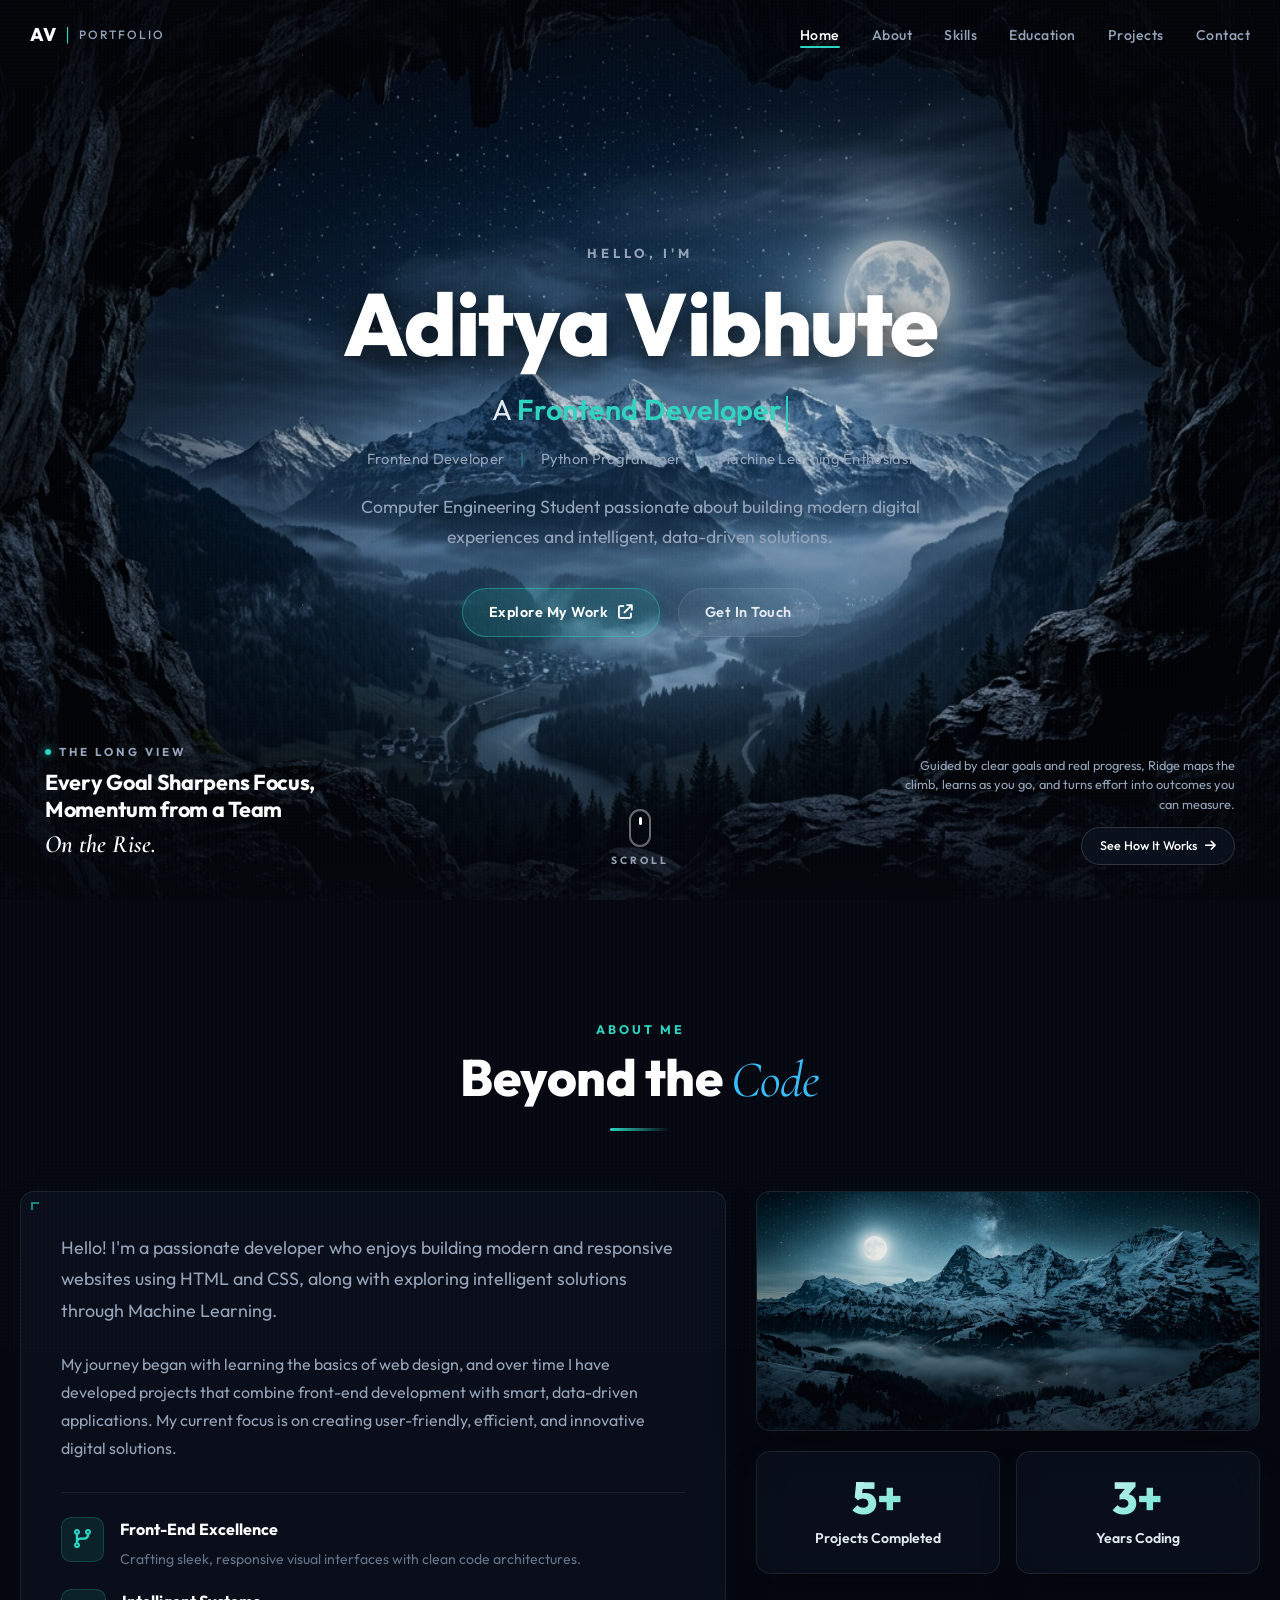
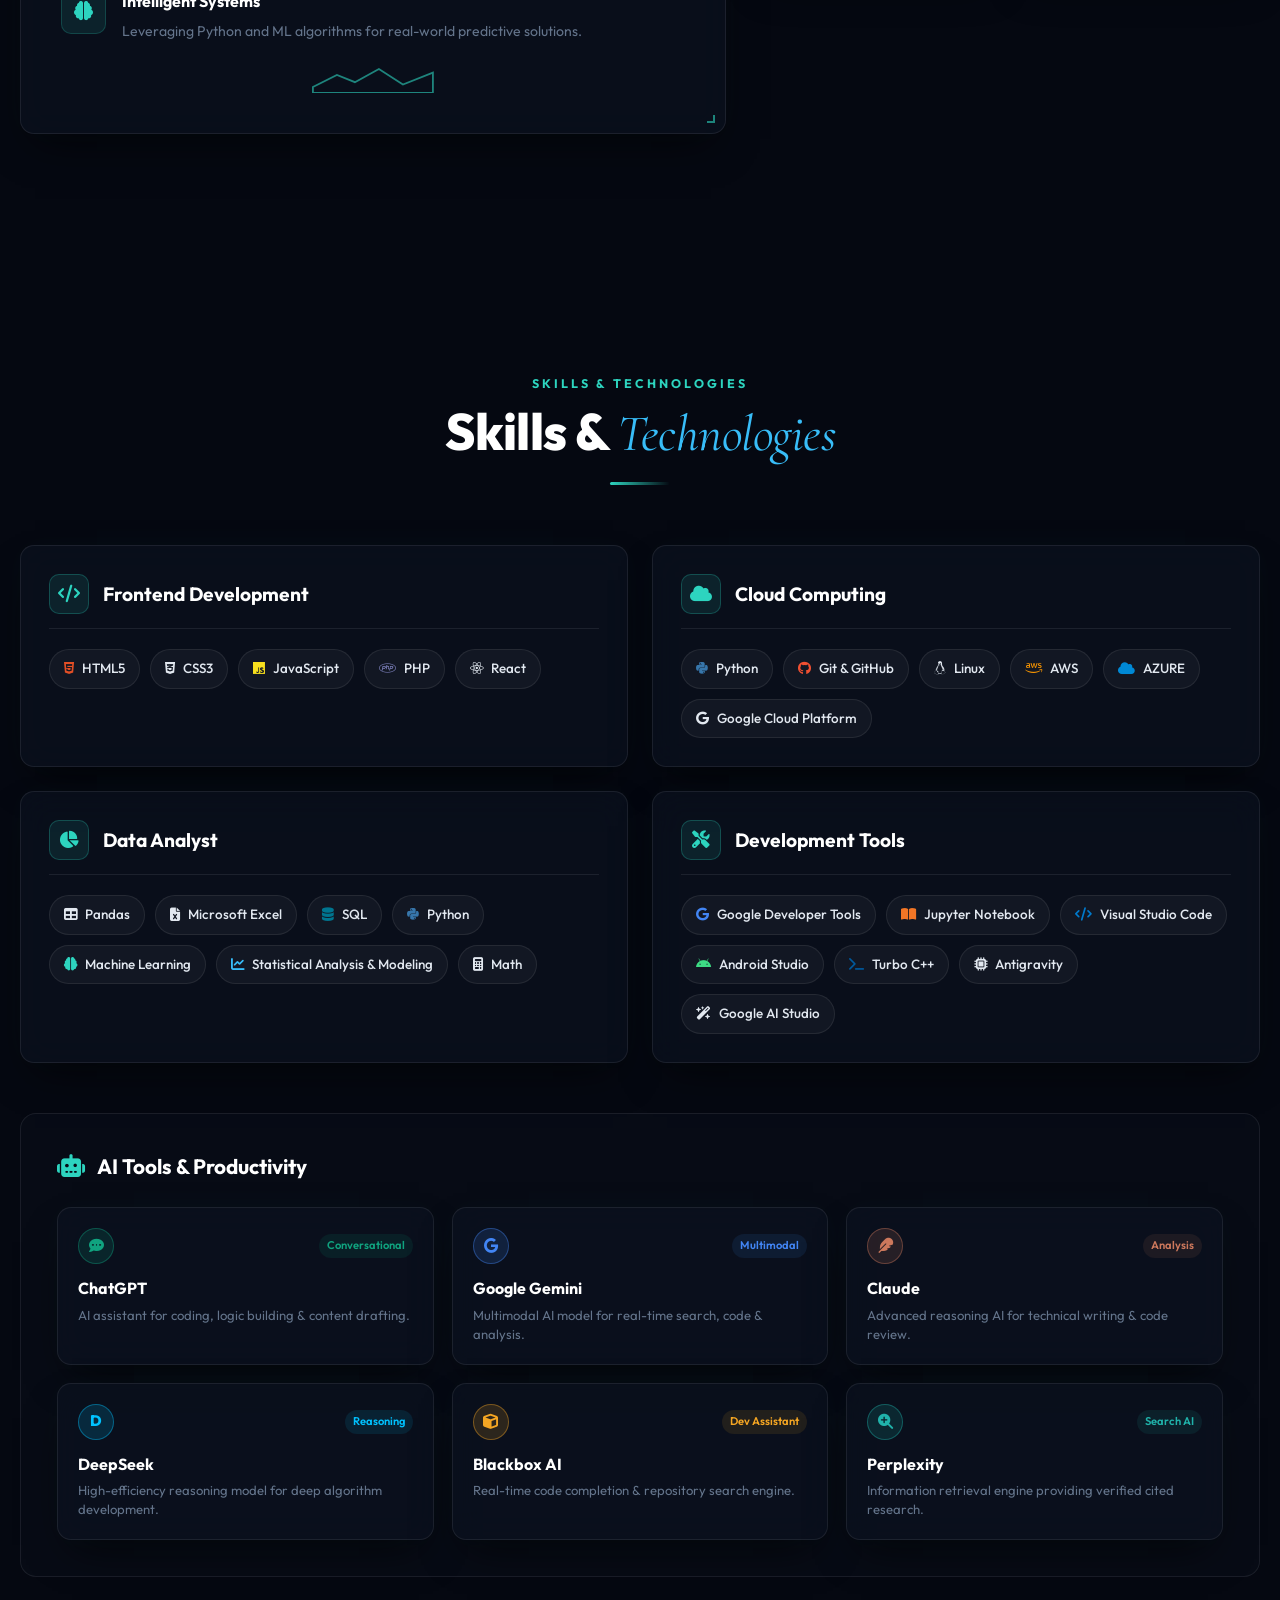
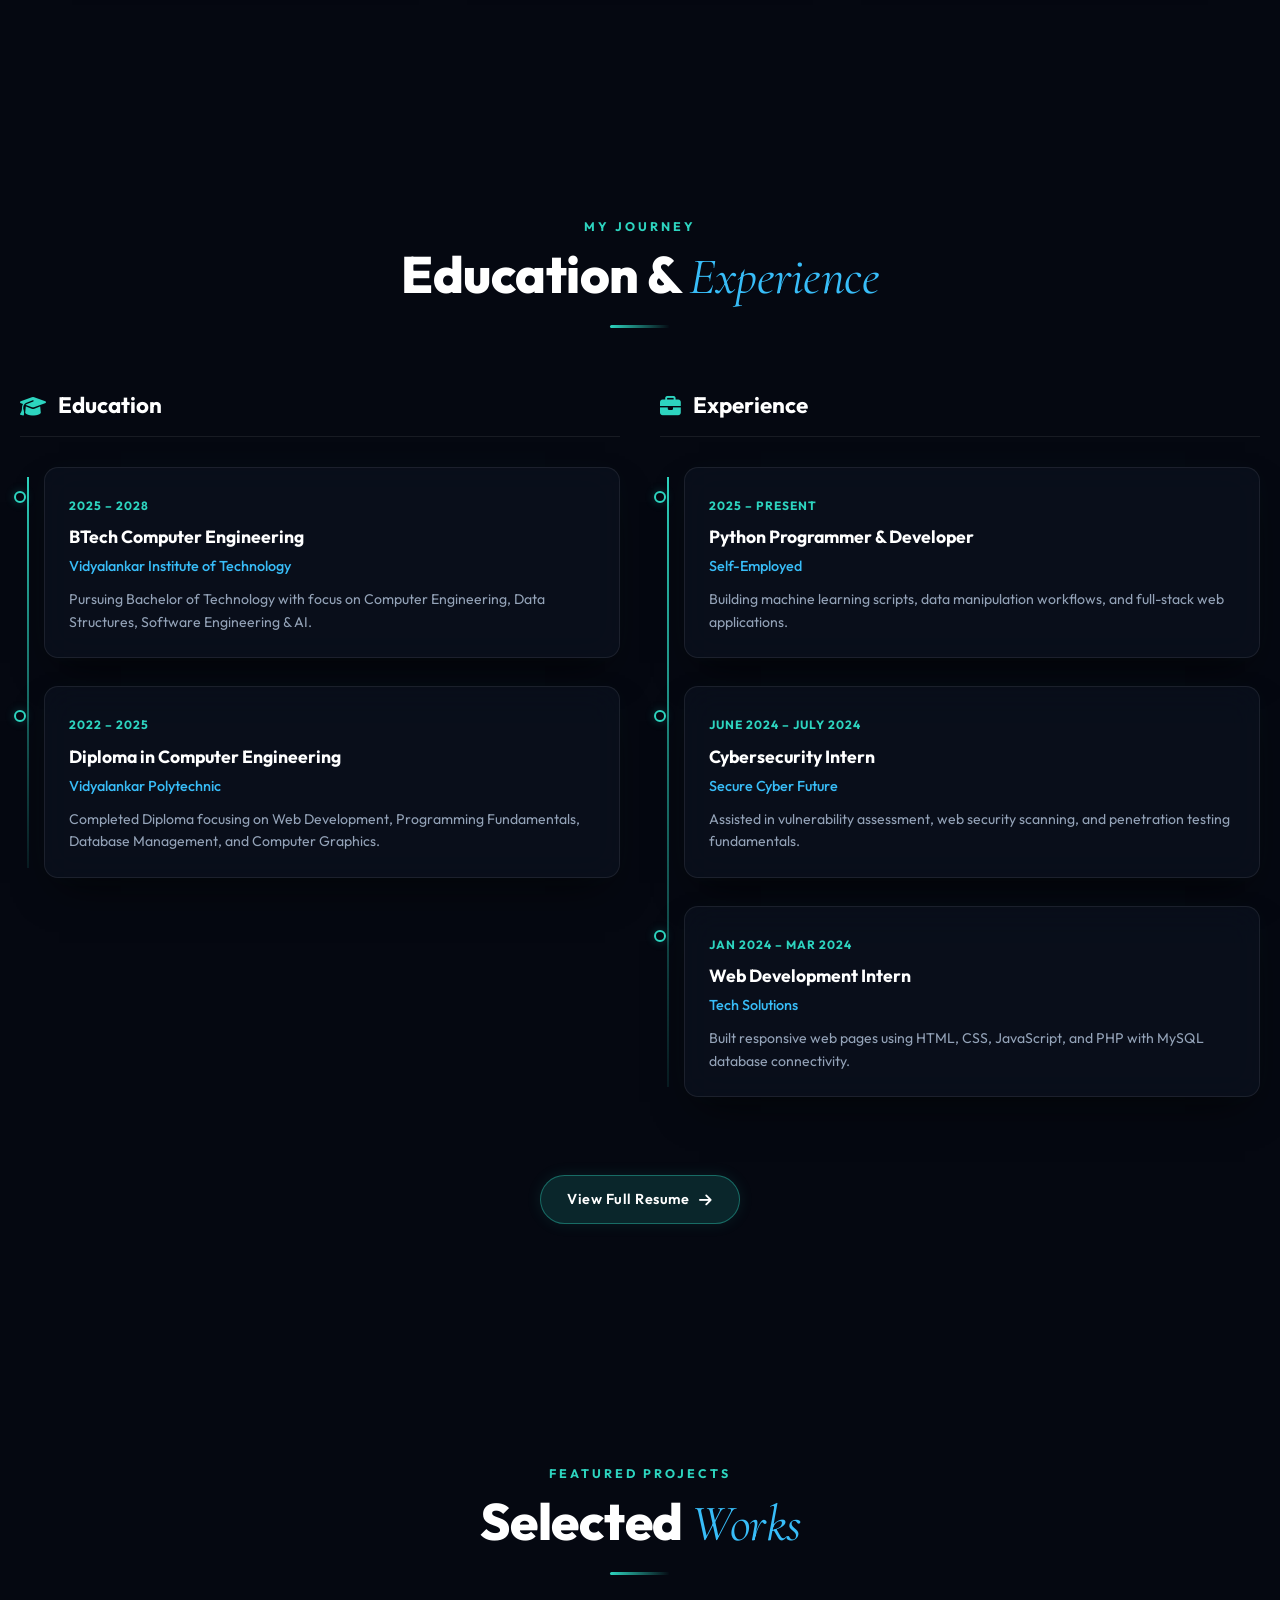
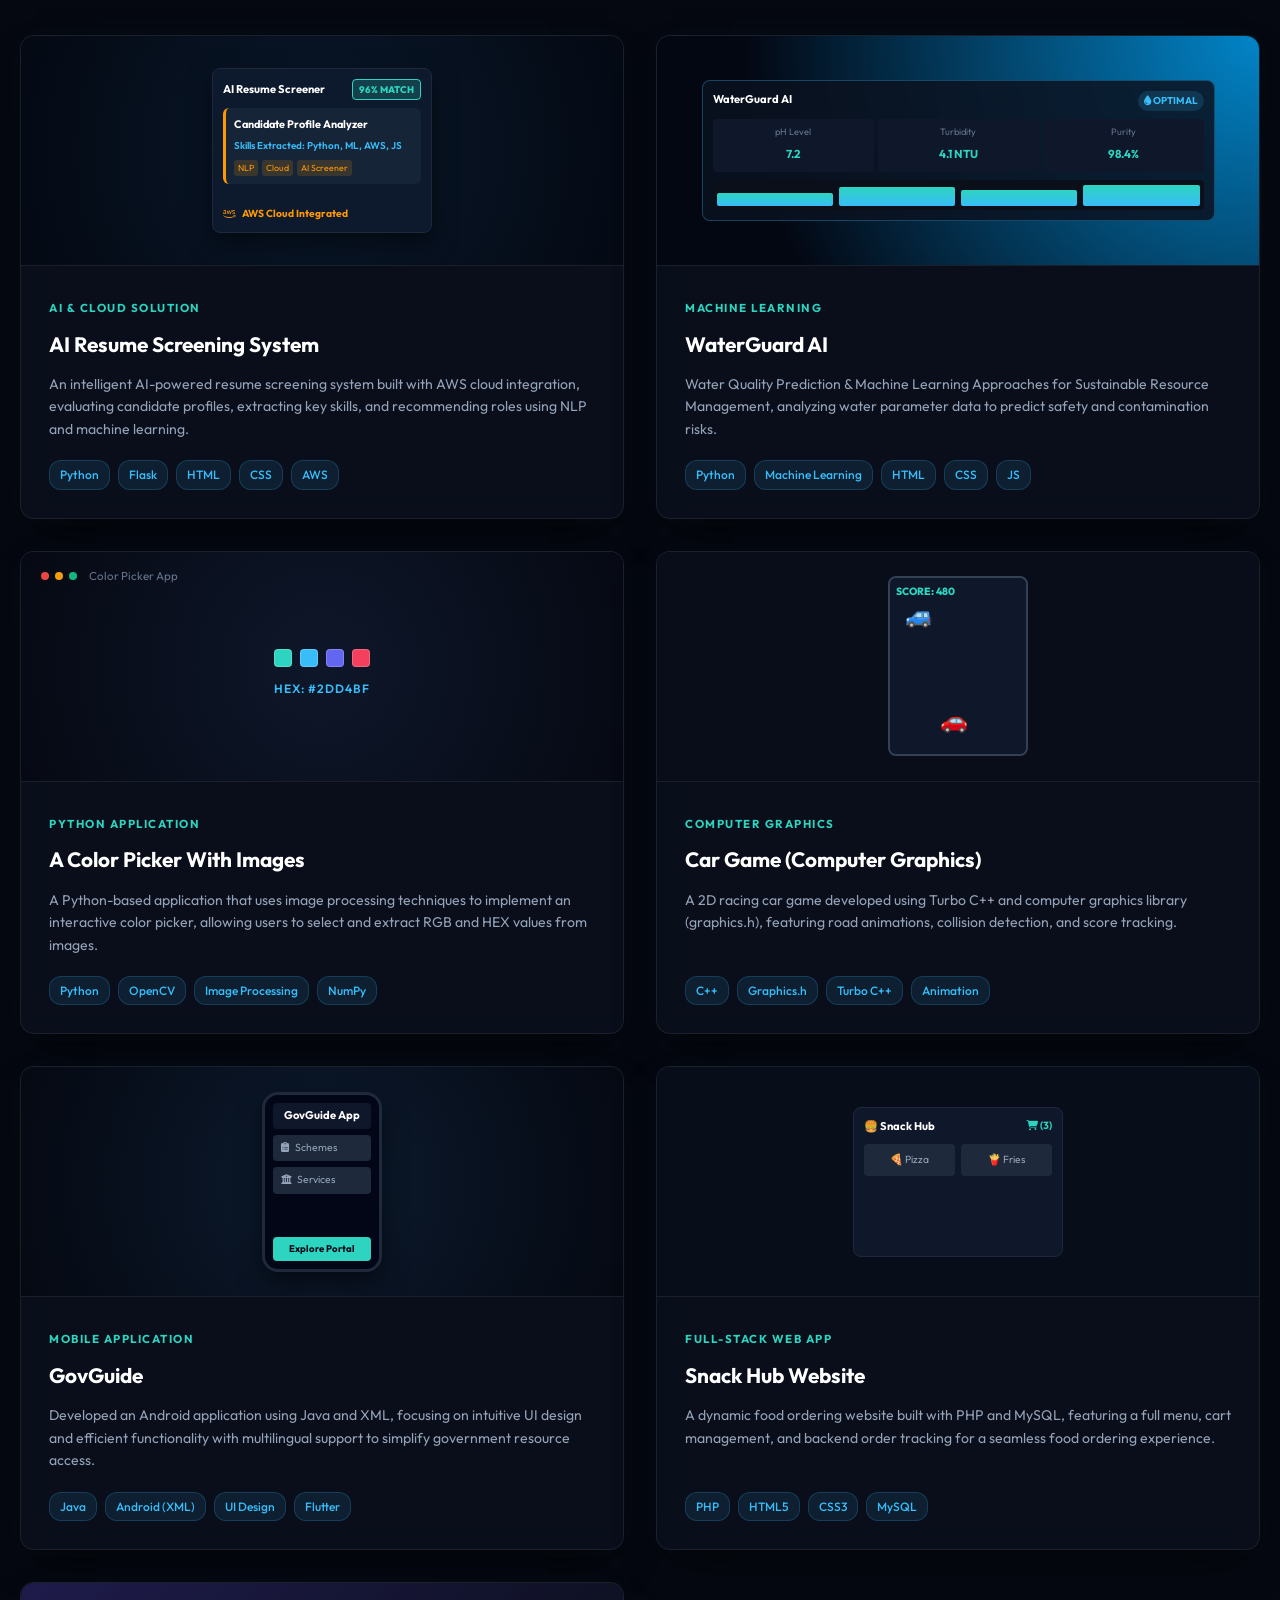
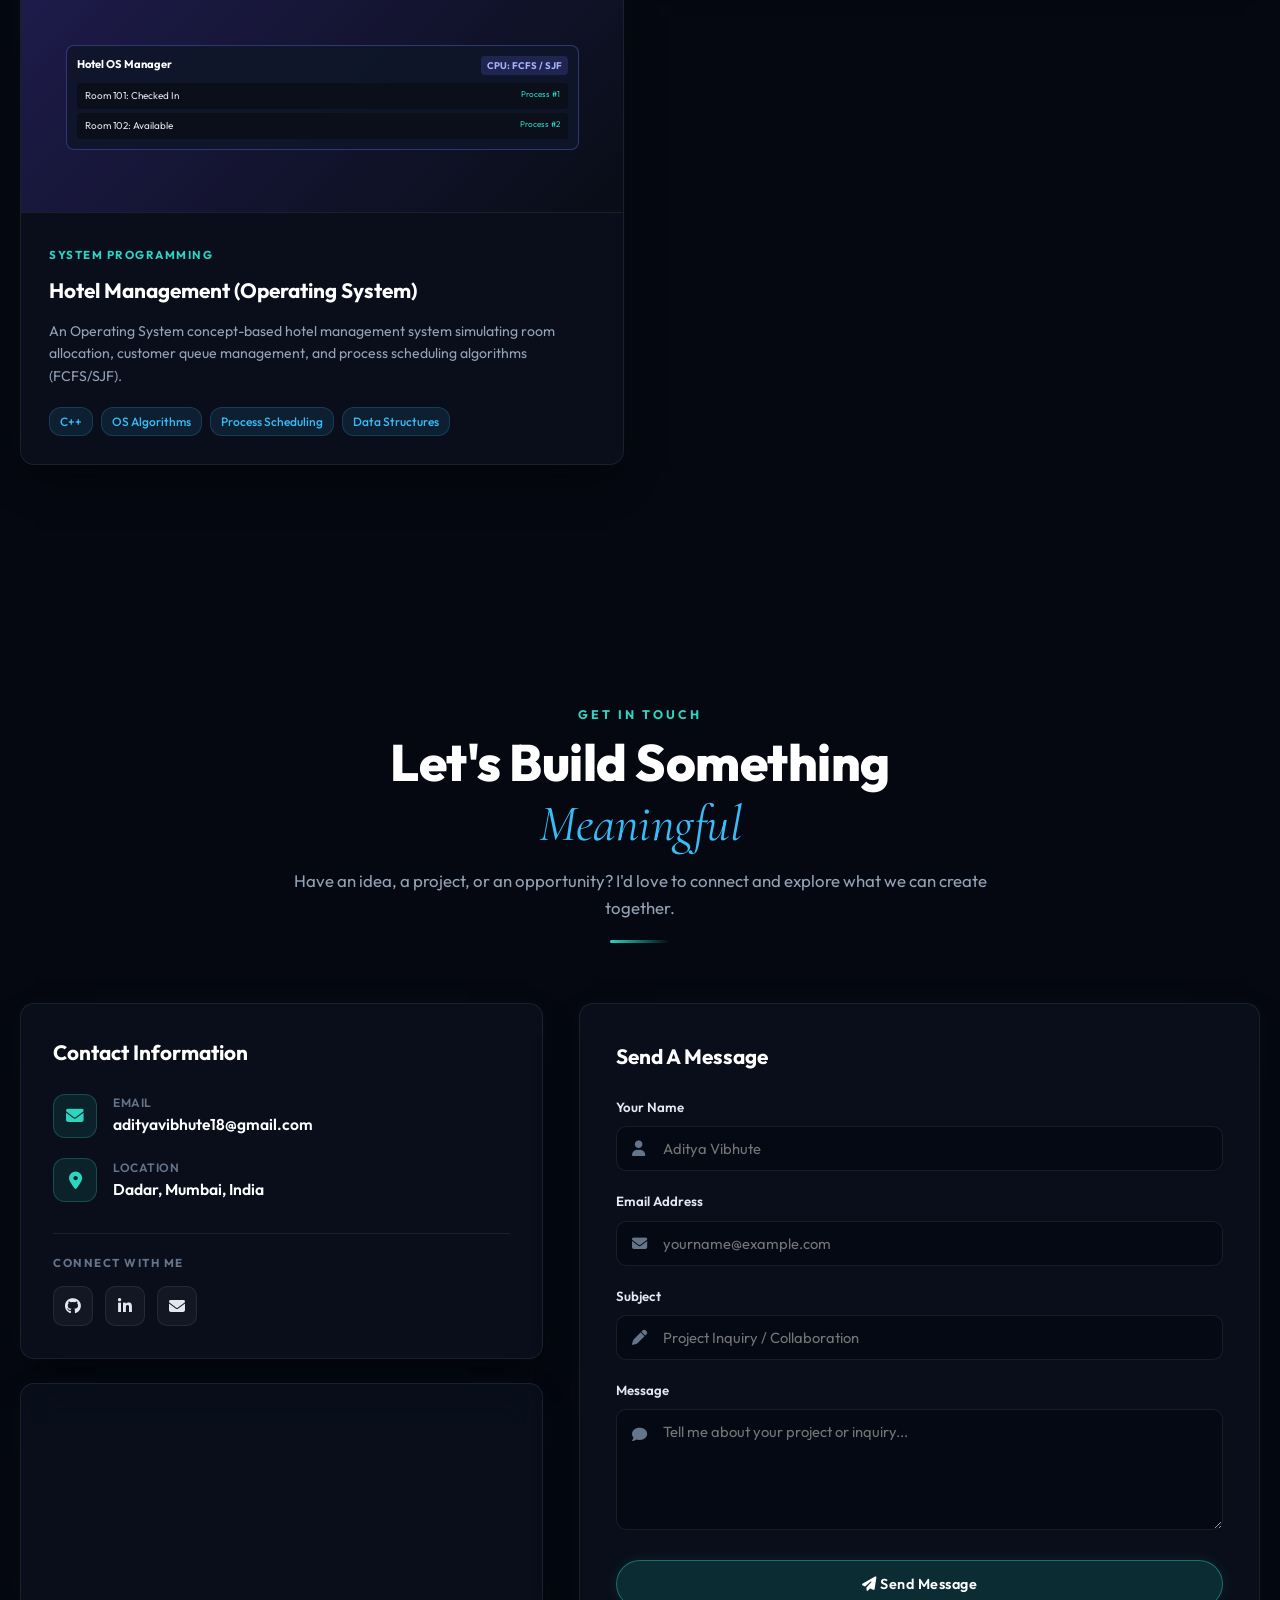
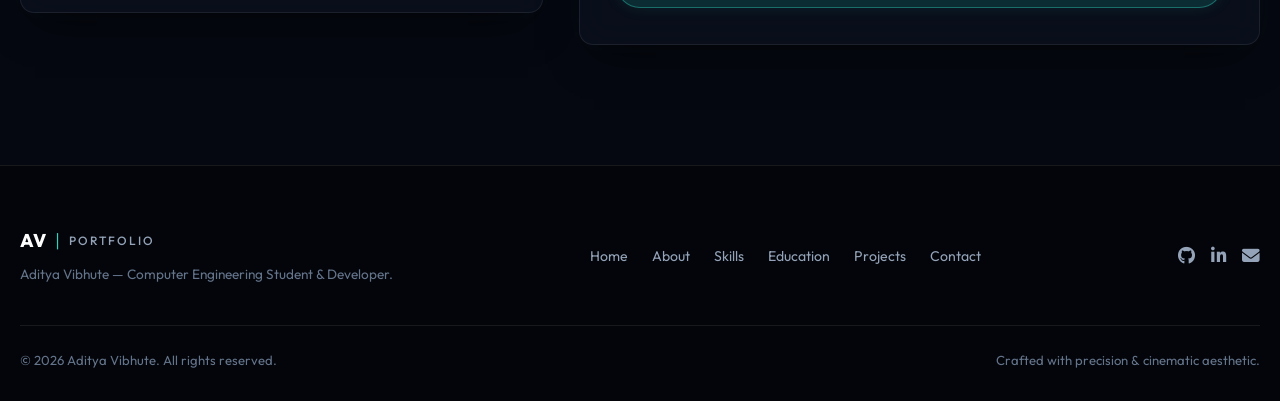
<file: index.html>
<!DOCTYPE html>
<html lang="en">

<head>
    <meta charset="UTF-8">
    <meta name="viewport" content="width=device-width, initial-scale=1.0">
    <title>Aditya Vibhute | Cinematic Developer Portfolio</title>
    <meta name="description" content="Portfolio of Aditya Vibhute - Computer Engineering Student, Frontend Developer, and Python Programmer crafting cinematic digital experiences and intelligent solutions.">
    
    <!-- Google Fonts -->
    <link rel="preconnect" href="https://fonts.googleapis.com">
    <link rel="preconnect" href="https://fonts.gstatic.com" crossorigin>
    <link href="https://fonts.googleapis.com/css2?family=Cormorant+Garamond:ital,wght@0,500;0,600;1,400;1,600&family=Outfit:wght@300;400;500;600;700;800&display=swap" rel="stylesheet">
    
    <!-- FontAwesome Icons -->
    <link rel="stylesheet" href="https://cdnjs.cloudflare.com/ajax/libs/font-awesome/6.4.0/css/all.min.css">
    
    <!-- Main Stylesheet -->
    <link rel="stylesheet" href="styles.css">
</head>

<body>
    <!-- Grain Overlay -->
    <div class="film-grain" aria-hidden="true"></div>

    <!-- Full-Site Fixed Background Layer (Matches Reference Screenshot) -->
    <div class="site-bg-container" id="siteBg">
        <div class="site-bg-image" style="background-image: url('hero-bg.jpg');"></div>
        <div class="stars-overlay"></div>
        <div class="vignette-overlay"></div>
    </div>

    <!-- Navigation -->
    <nav id="navbar" class="navbar">
        <div class="nav-container">
            <a href="#home" class="logo">
                <span class="logo-bold">AV</span>
                <span class="logo-divider">|</span>
                <span class="logo-sub">PORTFOLIO</span>
            </a>
            
            <button class="hamburger" id="hamburger" aria-label="Toggle navigation menu">
                <span class="hamburger-line"></span>
                <span class="hamburger-line"></span>
                <span class="hamburger-line"></span>
            </button>

            <ul class="nav-links" id="nav-links">
                <li class="mobile-nav-header">
                    <span class="mobile-nav-title">Navigation</span>
                    <button class="close-menu" id="close-menu-btn" aria-label="Close menu">
                        <i class="fa-solid fa-xmark"></i>
                    </button>
                </li>
                <li><a href="#home" class="nav-link active">Home</a></li>
                <li><a href="#about" class="nav-link">About</a></li>
                <li><a href="#skills" class="nav-link">Skills</a></li>
                <li><a href="#education" class="nav-link">Education</a></li>
                <li><a href="#projects" class="nav-link">Projects</a></li>
                <li><a href="#contact" class="nav-link">Contact</a></li>
            </ul>
        </div>
    </nav>

    <!-- Hero Section -->
    <section id="home" class="hero">
        <!-- Main Hero Content -->
        <div class="hero-content">
            <p class="hero-greeting fade-in-up">HELLO, I'M</p>
            <h1 class="hero-name fade-in-up delay-1">Aditya Vibhute</h1>
            <h2 class="hero-subtitle fade-in-up delay-2">
                A <span class="typing" id="typing">Frontend Developer & Python Programmer</span>
            </h2>
            <div class="hero-roles-bar fade-in-up delay-2">
                <span>Frontend Developer</span>
                <span class="role-divider">|</span>
                <span>Python Programmer</span>
                <span class="role-divider">|</span>
                <span>Machine Learning Enthusiast</span>
            </div>
            <p class="hero-description fade-in-up delay-3">
                Computer Engineering Student passionate about building modern digital experiences and intelligent, data-driven solutions.
            </p>
            <div class="hero-cta-group fade-in-up delay-4">
                <a href="#projects" class="btn btn-primary">
                    Explore My Work <i class="fa-solid fa-arrow-up-right-from-square"></i>
                </a>
                <a href="#contact" class="btn btn-secondary">
                    Get In Touch
                </a>
            </div>
        </div>

        <!-- Bottom Left Section (Matching Picture) -->
        <div class="hero-bottom-left fade-in">
            <div class="corner-tag">
                <span class="tag-dot"></span>
                <span class="tag-text">THE LONG VIEW</span>
            </div>
            <h3 class="corner-heading">
                Every Goal Sharpens Focus, Momentum from a Team
            </h3>
            <p class="corner-italic">On the Rise.</p>
        </div>

        <!-- Bottom Right Section (Matching Picture) -->
        <div class="hero-bottom-right fade-in">
            <p class="corner-body">
                Guided by clear goals and real progress, Ridge maps the climb, learns as you go, and turns effort into outcomes you can measure.
            </p>
            <a href="#about" class="btn-corner-action">
                See How It Works <i class="fa-solid fa-arrow-right"></i>
            </a>
        </div>

        <!-- Scroll Mouse Indicator (Matching Picture) -->
        <a href="#about" class="scroll-mouse-container" aria-label="Scroll down to About section">
            <div class="mouse-shape">
                <span class="mouse-wheel"></span>
            </div>
            <span class="mouse-scroll-text">SCROLL</span>
        </a>
    </section>

    <!-- About Me Section -->
    <section id="about" class="section about-section">
        <div class="section-container">
            <div class="section-header fade-in">
                <span class="section-tag">ABOUT ME</span>
                <h2 class="section-title">Beyond the <em class="editorial-accent">Code</em></h2>
                <div class="title-bar"></div>
            </div>

            <div class="about-grid">
                <div class="about-text-card card-glass fade-in">
                    <div class="card-corner-accent top-left"></div>
                    <div class="card-corner-accent bottom-right"></div>
                    
                    <p class="lead-para">
                        Hello! I'm a passionate developer who enjoys building modern and responsive websites using HTML and CSS, along with exploring intelligent solutions through Machine Learning.
                    </p>
                    <p>
                        My journey began with learning the basics of web design, and over time I have developed projects that combine front-end development with smart, data-driven applications. My current focus is on creating user-friendly, efficient, and innovative digital solutions.
                    </p>

                    <div class="about-highlights">
                        <div class="highlight-item">
                            <i class="fa-solid fa-code-branch highlight-icon"></i>
                            <div>
                                <h4>Front-End Excellence</h4>
                                <p>Crafting sleek, responsive visual interfaces with clean code architectures.</p>
                            </div>
                        </div>
                        <div class="highlight-item">
                            <i class="fa-solid fa-brain highlight-icon"></i>
                            <div>
                                <h4>Intelligent Systems</h4>
                                <p>Leveraging Python and ML algorithms for real-world predictive solutions.</p>
                            </div>
                        </div>
                    </div>
                    
                    <div class="about-mountain-icon">
                        <svg viewBox="0 0 100 25" class="mountain-outline-svg">
                            <path d="M0,20 L20,10 L35,16 L55,5 L75,18 L100,8 L100,25 L0,25 Z" fill="none" stroke="var(--accent-teal)" stroke-width="1.5" opacity="0.6"/>
                        </svg>
                    </div>
                </div>

                <div class="about-visual-column fade-in delay-1">
                    <div class="about-image-card card-glass">
                        <img src="about-mountain.jpg" alt="Moonlit Snowy Mountain Landscape" class="about-mountain-img" />
                        <div class="about-image-overlay"></div>
                    </div>

                    <div class="about-stats-row">
                        <div class="stat-card card-glass">
                            <div class="stat-number">5+</div>
                            <div class="stat-label">Projects Completed</div>
                        </div>

                        <div class="stat-card card-glass">
                            <div class="stat-number">3+</div>
                            <div class="stat-label">Years Coding</div>
                        </div>
                    </div>
                </div>
            </div>
        </div>
    </section>

    <!-- Skills Section -->
    <section id="skills" class="section skills-section">
        <div class="section-container">
            <div class="section-header fade-in">
                <span class="section-tag">SKILLS &amp; TECHNOLOGIES</span>
                <h2 class="section-title">Skills &amp; <em class="editorial-accent">Technologies</em></h2>
                <div class="title-bar"></div>
            </div>

            <div class="skills-categories-grid">
                <!-- Category 1: Frontend Development -->
                <div class="skill-category-card card-glass fade-in">
                    <div class="category-header">
                        <div class="category-icon-box">
                            <i class="fa-solid fa-code"></i>
                        </div>
                        <h3>Frontend Development</h3>
                    </div>
                    <ul class="skills-chip-list">
                        <li><i class="fa-brands fa-html5 html-icon"></i> HTML5</li>
                        <li><i class="fa-brands fa-css3-alt css-icon"></i> CSS3</li>
                        <li><i class="fa-brands fa-js js-icon"></i> JavaScript</li>
                        <li><i class="fa-brands fa-php php-icon"></i> PHP</li>
                        <li><i class="fa-brands fa-react react-icon"></i> React</li>
                    </ul>
                </div>

                <!-- Category 2: Cloud Computing -->
                <div class="skill-category-card card-glass fade-in delay-1">
                    <div class="category-header">
                        <div class="category-icon-box">
                            <i class="fa-solid fa-cloud"></i>
                        </div>
                        <h3>Cloud Computing</h3>
                    </div>
                    <ul class="skills-chip-list">
                        <li><i class="fa-brands fa-python python-icon"></i> Python</li>
                        <li><i class="fa-brands fa-github git-icon"></i> Git &amp; GitHub</li>
                        <li><i class="fa-brands fa-linux linux-icon"></i> Linux</li>
                        <li><i class="fa-brands fa-aws aws-icon"></i> AWS</li>
                        <li><i class="fa-solid fa-cloud azure-icon"></i> AZURE</li>
                        <li><i class="fa-brands fa-google gcp-icon"></i> Google Cloud Platform</li>
                    </ul>
                </div>

                <!-- Category 3: Data Analyst -->
                <div class="skill-category-card card-glass fade-in delay-2">
                    <div class="category-header">
                        <div class="category-icon-box">
                            <i class="fa-solid fa-chart-pie"></i>
                        </div>
                        <h3>Data Analyst</h3>
                    </div>
                    <ul class="skills-chip-list">
                        <li><i class="fa-solid fa-table pandas-icon"></i> Pandas</li>
                        <li><i class="fa-solid fa-file-excel excel-icon"></i> Microsoft Excel</li>
                        <li><i class="fa-solid fa-database sql-icon"></i> SQL</li>
                        <li><i class="fa-brands fa-python python-icon"></i> Python</li>
                        <li><i class="fa-solid fa-brain ml-icon"></i> Machine Learning</li>
                        <li><i class="fa-solid fa-chart-line stat-icon"></i> Statistical Analysis &amp; Modeling</li>
                        <li><i class="fa-solid fa-calculator math-icon"></i> Math</li>
                    </ul>
                </div>

                <!-- Category 4: Development Tools -->
                <div class="skill-category-card card-glass fade-in delay-3">
                    <div class="category-header">
                        <div class="category-icon-box">
                            <i class="fa-solid fa-screwdriver-wrench"></i>
                        </div>
                        <h3>Development Tools</h3>
                    </div>
                    <ul class="skills-chip-list">
                        <li><i class="fa-brands fa-google google-icon"></i> Google Developer Tools</li>
                        <li><i class="fa-solid fa-book-open jupyter-icon"></i> Jupyter Notebook</li>
                        <li><i class="fa-solid fa-code vscode-icon"></i> Visual Studio Code</li>
                        <li><i class="fa-brands fa-android android-icon"></i> Android Studio</li>
                        <li><i class="fa-solid fa-terminal cpp-icon"></i> Turbo C++</li>
                        <li><i class="fa-solid fa-microchip ag-icon"></i> Antigravity</li>
                        <li><i class="fa-solid fa-wand-magic-sparkles studio-icon"></i> Google AI Studio</li>
                    </ul>
                </div>
            </div>

            <!-- AI Tools Sub-Section -->
            <div class="ai-tools-wrapper fade-in">
                <div class="ai-header">
                    <i class="fa-solid fa-robot ai-main-icon"></i>
                    <h3>AI Tools &amp; Productivity</h3>
                </div>
                
                <div class="ai-tools-grid">
                    <!-- ChatGPT -->
                    <div class="ai-tool-card card-glass">
                        <div class="ai-card-top">
                            <div class="ai-icon-circle gpt-theme">
                                <i class="fa-solid fa-comment-dots"></i>
                            </div>
                            <span class="ai-tag gpt-tag">Conversational</span>
                        </div>
                        <h4>ChatGPT</h4>
                        <p>AI assistant for coding, logic building &amp; content drafting.</p>
                    </div>

                    <!-- Google Gemini -->
                    <div class="ai-tool-card card-glass">
                        <div class="ai-card-top">
                            <div class="ai-icon-circle gemini-theme">
                                <i class="fa-brands fa-google"></i>
                            </div>
                            <span class="ai-tag gemini-tag">Multimodal</span>
                        </div>
                        <h4>Google Gemini</h4>
                        <p>Multimodal AI model for real-time search, code &amp; analysis.</p>
                    </div>

                    <!-- Claude -->
                    <div class="ai-tool-card card-glass">
                        <div class="ai-card-top">
                            <div class="ai-icon-circle claude-theme">
                                <i class="fa-solid fa-feather"></i>
                            </div>
                            <span class="ai-tag claude-tag">Analysis</span>
                        </div>
                        <h4>Claude</h4>
                        <p>Advanced reasoning AI for technical writing &amp; code review.</p>
                    </div>

                    <!-- DeepSeek -->
                    <div class="ai-tool-card card-glass">
                        <div class="ai-card-top">
                            <div class="ai-icon-circle ds-theme">
                                <span>D</span>
                            </div>
                            <span class="ai-tag ds-tag">Reasoning</span>
                        </div>
                        <h4>DeepSeek</h4>
                        <p>High-efficiency reasoning model for deep algorithm development.</p>
                    </div>

                    <!-- Blackbox AI -->
                    <div class="ai-tool-card card-glass">
                        <div class="ai-card-top">
                            <div class="ai-icon-circle bb-theme">
                                <i class="fa-solid fa-cube"></i>
                            </div>
                            <span class="ai-tag bb-tag">Dev Assistant</span>
                        </div>
                        <h4>Blackbox AI</h4>
                        <p>Real-time code completion &amp; repository search engine.</p>
                    </div>

                    <!-- Perplexity -->
                    <div class="ai-tool-card card-glass">
                        <div class="ai-card-top">
                            <div class="ai-icon-circle perplexity-theme">
                                <i class="fa-solid fa-magnifying-glass-plus"></i>
                            </div>
                            <span class="ai-tag perplexity-tag">Search AI</span>
                        </div>
                        <h4>Perplexity</h4>
                        <p>Information retrieval engine providing verified cited research.</p>
                    </div>
                </div>
            </div>
        </div>
    </section>

    <!-- Education & Experience Section -->
    <section id="education" class="section timeline-section">
        <div class="section-container">
            <div class="section-header fade-in">
                <span class="section-tag">MY JOURNEY</span>
                <h2 class="section-title">Education &amp; <em class="editorial-accent">Experience</em></h2>
                <div class="title-bar"></div>
            </div>

            <div class="timeline-columns-grid">
                <!-- Education Column -->
                <div class="timeline-column fade-in">
                    <div class="column-title-box">
                        <i class="fa-solid fa-graduation-cap col-icon"></i>
                        <h3>Education</h3>
                    </div>

                    <div class="timeline-tree">
                        <div class="timeline-node">
                            <div class="node-dot"></div>
                            <div class="node-content card-glass">
                                <span class="node-date">2025 – 2028</span>
                                <h4>BTech Computer Engineering</h4>
                                <h5>Vidyalankar Institute of Technology</h5>
                                <p>Pursuing Bachelor of Technology with focus on Computer Engineering, Data Structures, Software Engineering &amp; AI.</p>
                            </div>
                        </div>

                        <div class="timeline-node">
                            <div class="node-dot"></div>
                            <div class="node-content card-glass">
                                <span class="node-date">2022 – 2025</span>
                                <h4>Diploma in Computer Engineering</h4>
                                <h5>Vidyalankar Polytechnic</h5>
                                <p>Completed Diploma focusing on Web Development, Programming Fundamentals, Database Management, and Computer Graphics.</p>
                            </div>
                        </div>
                    </div>
                </div>

                <!-- Experience Column -->
                <div class="timeline-column fade-in delay-1">
                    <div class="column-title-box">
                        <i class="fa-solid fa-briefcase col-icon"></i>
                        <h3>Experience</h3>
                    </div>

                    <div class="timeline-tree">
                        <div class="timeline-node">
                            <div class="node-dot"></div>
                            <div class="node-content card-glass">
                                <span class="node-date">2025 – PRESENT</span>
                                <h4>Python Programmer &amp; Developer</h4>
                                <h5>Self-Employed</h5>
                                <p>Building machine learning scripts, data manipulation workflows, and full-stack web applications.</p>
                            </div>
                        </div>

                        <div class="timeline-node">
                            <div class="node-dot"></div>
                            <div class="node-content card-glass">
                                <span class="node-date">JUNE 2024 – JULY 2024</span>
                                <h4>Cybersecurity Intern</h4>
                                <h5>Secure Cyber Future</h5>
                                <p>Assisted in vulnerability assessment, web security scanning, and penetration testing fundamentals.</p>
                            </div>
                        </div>

                        <div class="timeline-node">
                            <div class="node-dot"></div>
                            <div class="node-content card-glass">
                                <span class="node-date">JAN 2024 – MAR 2024</span>
                                <h4>Web Development Intern</h4>
                                <h5>Tech Solutions</h5>
                                <p>Built responsive web pages using HTML, CSS, JavaScript, and PHP with MySQL database connectivity.</p>
                            </div>
                        </div>
                    </div>
                </div>
            </div>

            <!-- Resume CTA -->
            <div class="resume-cta-wrapper fade-in">
                <a href="resume.html" target="_blank" rel="noopener" class="btn btn-primary">
                    View Full Resume <i class="fa-solid fa-arrow-right"></i>
                </a>
            </div>
        </div>
    </section>

    <!-- Featured Projects Section -->
    <section id="projects" class="section projects-section">
        <div class="section-container">
            <div class="section-header fade-in">
                <span class="section-tag">FEATURED PROJECTS</span>
                <h2 class="section-title">Selected <em class="editorial-accent">Works</em></h2>
                <div class="title-bar"></div>
            </div>

            <div class="projects-grid">
                <!-- Project 1: AI Resume Screening System -->
                <article class="project-card card-glass fade-in">
                    <div class="project-preview-box">
                        <div class="mock-visual mock-airesume">
                            <div class="ar-window">
                                <div class="ar-header">
                                    <span>AI Resume Screener</span>
                                    <span class="ar-badge">96% MATCH</span>
                                </div>
                                <div class="ar-card">
                                    <span class="ar-name">Candidate Profile Analyzer</span>
                                    <span class="ar-score">Skills Extracted: Python, ML, AWS, JS</span>
                                    <div class="ar-skills">
                                        <span class="ar-skill">NLP</span>
                                        <span class="ar-skill">Cloud</span>
                                        <span class="ar-skill">AI Screener</span>
                                    </div>
                                </div>
                                <div class="ar-cloud">
                                    <i class="fa-brands fa-aws"></i> AWS Cloud Integrated
                                </div>
                            </div>
                        </div>
                        <div class="project-overlay">
                            <span class="view-project-btn">View Details <i class="fa-solid fa-arrow-right"></i></span>
                        </div>
                    </div>

                    <div class="project-details">
                        <div class="project-meta">
                            <span class="project-category">AI &amp; Cloud Solution</span>
                        </div>
                        <h3 class="project-title">AI Resume Screening System</h3>
                        <p class="project-desc">
                            An intelligent AI-powered resume screening system built with AWS cloud integration, evaluating candidate profiles, extracting key skills, and recommending roles using NLP and machine learning.
                        </p>
                        <div class="project-tech-tags">
                            <span class="tech-tag">Python</span>
                            <span class="tech-tag">Flask</span>
                            <span class="tech-tag">HTML</span>
                            <span class="tech-tag">CSS</span>
                            <span class="tech-tag">AWS</span>
                        </div>
                    </div>
                </article>

                <!-- Project 2: WaterGuard AI -->
                <article class="project-card card-glass fade-in delay-1">
                    <div class="project-preview-box">
                        <div class="mock-visual mock-waterguard">
                            <div class="wg-window">
                                <div class="wg-header">
                                    <span>WaterGuard AI</span>
                                    <span class="wg-status"><i class="fa-solid fa-droplet"></i> OPTIMAL</span>
                                </div>
                                <div class="wg-metrics">
                                    <div class="wg-metric">
                                        <small>pH Level</small>
                                        <strong>7.2</strong>
                                    </div>
                                    <div class="wg-metric">
                                        <small>Turbidity</small>
                                        <strong>4.1 NTU</strong>
                                    </div>
                                    <div class="wg-metric">
                                        <small>Purity</small>
                                        <strong>98.4%</strong>
                                    </div>
                                </div>
                                <div class="wg-graph">
                                    <span class="wg-bar" style="height: 60%;"></span>
                                    <span class="wg-bar" style="height: 85%;"></span>
                                    <span class="wg-bar" style="height: 70%;"></span>
                                    <span class="wg-bar" style="height: 95%;"></span>
                                </div>
                            </div>
                        </div>
                        <div class="project-overlay">
                            <span class="view-project-btn">View Details <i class="fa-solid fa-arrow-right"></i></span>
                        </div>
                    </div>

                    <div class="project-details">
                        <div class="project-meta">
                            <span class="project-category">Machine Learning</span>
                        </div>
                        <h3 class="project-title">WaterGuard AI</h3>
                        <p class="project-desc">
                            Water Quality Prediction &amp; Machine Learning Approaches for Sustainable Resource Management, analyzing water parameter data to predict safety and contamination risks.
                        </p>
                        <div class="project-tech-tags">
                            <span class="tech-tag">Python</span>
                            <span class="tech-tag">Machine Learning</span>
                            <span class="tech-tag">HTML</span>
                            <span class="tech-tag">CSS</span>
                            <span class="tech-tag">JS</span>
                        </div>
                    </div>
                </article>

                <!-- Project 3: A Color Picker With Images -->
                <article class="project-card card-glass fade-in delay-2">
                    <div class="project-preview-box">
                        <div class="mock-visual mock-colorpicker">
                            <div class="cp-header">
                                <span class="cp-dot red"></span>
                                <span class="cp-dot yellow"></span>
                                <span class="cp-dot green"></span>
                                <span class="cp-title">Color Picker App</span>
                            </div>
                            <div class="cp-body">
                                <div class="cp-swatches">
                                    <span style="background:#2dd4bf;" title="#2DD4BF"></span>
                                    <span style="background:#38bdf8;" title="#38BDF8"></span>
                                    <span style="background:#6366f1;" title="#6366F1"></span>
                                    <span style="background:#f43f5e;" title="#F43F5E"></span>
                                </div>
                                <div class="cp-hex">HEX: #2DD4BF</div>
                            </div>
                        </div>
                        <div class="project-overlay">
                            <span class="view-project-btn">View Details <i class="fa-solid fa-arrow-right"></i></span>
                        </div>
                    </div>

                    <div class="project-details">
                        <div class="project-meta">
                            <span class="project-category">Python Application</span>
                        </div>
                        <h3 class="project-title">A Color Picker With Images</h3>
                        <p class="project-desc">
                            A Python-based application that uses image processing techniques to implement an interactive color picker, allowing users to select and extract RGB and HEX values from images.
                        </p>
                        <div class="project-tech-tags">
                            <span class="tech-tag">Python</span>
                            <span class="tech-tag">OpenCV</span>
                            <span class="tech-tag">Image Processing</span>
                            <span class="tech-tag">NumPy</span>
                        </div>
                    </div>
                </article>

                <!-- Project 4: Car Game (Computer Graphics) -->
                <article class="project-card card-glass fade-in">
                    <div class="project-preview-box">
                        <div class="mock-visual mock-cargame">
                            <div class="cg-viewport">
                                <div class="cg-road">
                                    <div class="cg-lane"></div>
                                    <div class="cg-lane"></div>
                                </div>
                                <div class="cg-car player-car">&#x1F697;</div>
                                <div class="cg-car obstacle-1">&#x1F699;</div>
                                <div class="cg-hud">SCORE: 480</div>
                            </div>
                        </div>
                        <div class="project-overlay">
                            <span class="view-project-btn">View Details <i class="fa-solid fa-arrow-right"></i></span>
                        </div>
                    </div>

                    <div class="project-details">
                        <div class="project-meta">
                            <span class="project-category">Computer Graphics</span>
                        </div>
                        <h3 class="project-title">Car Game (Computer Graphics)</h3>
                        <p class="project-desc">
                            A 2D racing car game developed using Turbo C++ and computer graphics library (graphics.h), featuring road animations, collision detection, and score tracking.
                        </p>
                        <div class="project-tech-tags">
                            <span class="tech-tag">C++</span>
                            <span class="tech-tag">Graphics.h</span>
                            <span class="tech-tag">Turbo C++</span>
                            <span class="tech-tag">Animation</span>
                        </div>
                    </div>
                </article>

                <!-- Project 5: GovGuide -->
                <article class="project-card card-glass fade-in delay-1">
                    <div class="project-preview-box">
                        <div class="mock-visual mock-govguide">
                            <div class="gg-phone">
                                <div class="gg-screen">
                                    <div class="gg-app-bar">GovGuide App</div>
                                    <div class="gg-item"><i class="fa-solid fa-clipboard-list"></i> Schemes</div>
                                    <div class="gg-item"><i class="fa-solid fa-building-columns"></i> Services</div>
                                    <div class="gg-action">Explore Portal</div>
                                </div>
                            </div>
                        </div>
                        <div class="project-overlay">
                            <span class="view-project-btn">View Details <i class="fa-solid fa-arrow-right"></i></span>
                        </div>
                    </div>

                    <div class="project-details">
                        <div class="project-meta">
                            <span class="project-category">Mobile Application</span>
                        </div>
                        <h3 class="project-title">GovGuide</h3>
                        <p class="project-desc">
                            Developed an Android application using Java and XML, focusing on intuitive UI design and efficient functionality with multilingual support to simplify government resource access.
                        </p>
                        <div class="project-tech-tags">
                            <span class="tech-tag">Java</span>
                            <span class="tech-tag">Android (XML)</span>
                            <span class="tech-tag">UI Design</span>
                            <span class="tech-tag">Flutter</span>
                        </div>
                    </div>
                </article>

                <!-- Project 6: Snack Hub Website -->
                <article class="project-card card-glass fade-in delay-2">
                    <div class="project-preview-box">
                        <div class="mock-visual mock-snackhub">
                            <div class="sh-window">
                                <div class="sh-nav">
                                    <span class="sh-brand">🍔 Snack Hub</span>
                                    <span class="sh-cart"><i class="fa-solid fa-cart-shopping"></i> (3)</span>
                                </div>
                                <div class="sh-items-grid">
                                    <div class="sh-card">🍕 Pizza</div>
                                    <div class="sh-card">🍟 Fries</div>
                                </div>
                            </div>
                        </div>
                        <div class="project-overlay">
                            <span class="view-project-btn">View Details <i class="fa-solid fa-arrow-right"></i></span>
                        </div>
                    </div>

                    <div class="project-details">
                        <div class="project-meta">
                            <span class="project-category">Full-Stack Web App</span>
                        </div>
                        <h3 class="project-title">Snack Hub Website</h3>
                        <p class="project-desc">
                            A dynamic food ordering website built with PHP and MySQL, featuring a full menu, cart management, and backend order tracking for a seamless food ordering experience.
                        </p>
                        <div class="project-tech-tags">
                            <span class="tech-tag">PHP</span>
                            <span class="tech-tag">HTML5</span>
                            <span class="tech-tag">CSS3</span>
                            <span class="tech-tag">MySQL</span>
                        </div>
                    </div>
                </article>

                <!-- Project 7: Hotel Management (Operating System) -->
                <article class="project-card card-glass fade-in">
                    <div class="project-preview-box">
                        <div class="mock-visual mock-hotel">
                            <div class="hm-window">
                                <div class="hm-header">
                                    <span>Hotel OS Manager</span>
                                    <span class="hm-badge">CPU: FCFS / SJF</span>
                                </div>
                                <div class="hm-body">
                                    <div class="hm-row"><span>Room 101: Checked In</span> <small>Process #1</small></div>
                                    <div class="hm-row"><span>Room 102: Available</span> <small>Process #2</small></div>
                                </div>
                            </div>
                        </div>
                        <div class="project-overlay">
                            <span class="view-project-btn">View Details <i class="fa-solid fa-arrow-right"></i></span>
                        </div>
                    </div>

                    <div class="project-details">
                        <div class="project-meta">
                            <span class="project-category">System Programming</span>
                        </div>
                        <h3 class="project-title">Hotel Management (Operating System)</h3>
                        <p class="project-desc">
                            An Operating System concept-based hotel management system simulating room allocation, customer queue management, and process scheduling algorithms (FCFS/SJF).
                        </p>
                        <div class="project-tech-tags">
                            <span class="tech-tag">C++</span>
                            <span class="tech-tag">OS Algorithms</span>
                            <span class="tech-tag">Process Scheduling</span>
                            <span class="tech-tag">Data Structures</span>
                        </div>
                    </div>
                </article>
            </div>
        </div>
    </section>

    <!-- Contact Section -->
    <section id="contact" class="section contact-section">
        <div class="section-container">
            <div class="section-header fade-in">
                <span class="section-tag">GET IN TOUCH</span>
                <h2 class="section-title">Let's Build Something <em class="editorial-accent">Meaningful</em></h2>
                <p class="section-subtitle">
                    Have an idea, a project, or an opportunity? I'd love to connect and explore what we can create together.
                </p>
                <div class="title-bar"></div>
            </div>

            <div class="contact-grid">
                <!-- Info Column -->
                <div class="contact-info-wrapper fade-in">
                    <div class="contact-details-card card-glass">
                        <h3>Contact Information</h3>
                        <div class="contact-items">
                            <div class="contact-item">
                                <div class="contact-icon-box">
                                    <i class="fa-solid fa-envelope"></i>
                                </div>
                                <div>
                                    <span class="item-label">Email</span>
                                    <a href="mailto:adityavibhute18@gmail.com" class="item-value">adityavibhute18@gmail.com</a>
                                </div>
                            </div>

                            <div class="contact-item">
                                <div class="contact-icon-box">
                                    <i class="fa-solid fa-location-dot"></i>
                                </div>
                                <div>
                                    <span class="item-label">Location</span>
                                    <span class="item-value">Dadar, Mumbai, India</span>
                                </div>
                            </div>
                        </div>

                        <div class="contact-socials-box">
                            <span class="socials-title">CONNECT WITH ME</span>
                            <div class="social-links-group">
                                <a href="https://github.com/adityavibhute18-star" target="_blank" rel="noopener noreferrer" class="social-icon-btn" aria-label="GitHub Profile">
                                    <i class="fa-brands fa-github"></i>
                                </a>
                                <a href="https://www.linkedin.com/in/aditya-vibhute-13b185315/" target="_blank" rel="noopener noreferrer" class="social-icon-btn" aria-label="LinkedIn Profile">
                                    <i class="fa-brands fa-linkedin-in"></i>
                                </a>
                                <a href="mailto:adityavibhute18@gmail.com" class="social-icon-btn" aria-label="Email Me">
                                    <i class="fa-solid fa-envelope"></i>
                                </a>
                            </div>
                        </div>
                    </div>

                    <!-- Map Frame -->
                    <div class="contact-map-card card-glass">
                        <iframe
                            title="Dadar Mumbai Location Map"
                            src="https://www.google.com/maps/embed?pb=!1m18!1m12!1m3!1d3771.861!2d72.8478119!3d19.0177989!2m3!1f0!2f0!3f0!3m2!1i1024!2i768!4f13.1!3m3!1m2!1s0x3be7ce5cd20bd20b%3A0x428a5650397b5bd0!2sDadar%2C%20Mumbai%2C%20Maharashtra!5e0!3m2!1sen!2sin!4v1680000000000!5m2!1sen!2sin"
                            width="100%" height="220" style="border:0;" allowfullscreen="" loading="lazy" referrerpolicy="no-referrer-when-downgrade">
                        </iframe>
                    </div>
                </div>

                <!-- Contact Form Column -->
                <div class="contact-form-wrapper card-glass fade-in delay-1">
                    <h3>Send A Message</h3>
                    <form class="contact-form" id="contactForm">
                        <div class="form-group">
                            <label for="name">Your Name</label>
                            <div class="input-with-icon">
                                <i class="fa-solid fa-user"></i>
                                <input type="text" id="name" name="name" placeholder="Aditya Vibhute" required>
                            </div>
                        </div>

                        <div class="form-group">
                            <label for="email">Email Address</label>
                            <div class="input-with-icon">
                                <i class="fa-solid fa-envelope"></i>
                                <input type="email" id="email" name="email" placeholder="yourname@example.com" required>
                            </div>
                        </div>

                        <div class="form-group">
                            <label for="subject">Subject</label>
                            <div class="input-with-icon">
                                <i class="fa-solid fa-pen"></i>
                                <input type="text" id="subject" name="subject" placeholder="Project Inquiry / Collaboration">
                            </div>
                        </div>

                        <div class="form-group">
                            <label for="message">Message</label>
                            <div class="input-with-icon textarea-icon">
                                <i class="fa-solid fa-comment"></i>
                                <textarea id="message" name="message" rows="5" placeholder="Tell me about your project or inquiry..." required></textarea>
                            </div>
                        </div>

                        <button type="submit" class="btn btn-primary btn-submit">
                            <span><i class="fa-solid fa-paper-plane"></i> Send Message</span>
                        </button>
                    </form>
                </div>
            </div>
        </div>
    </section>

    <!-- Footer -->
    <footer class="site-footer">
        <div class="footer-container">
            <div class="footer-top">
                <div class="footer-brand">
                    <a href="#home" class="logo">
                        <span class="logo-bold">AV</span>
                        <span class="logo-divider">|</span>
                        <span class="logo-sub">PORTFOLIO</span>
                    </a>
                    <p>Aditya Vibhute — Computer Engineering Student &amp; Developer.</p>
                </div>

                <div class="footer-nav">
                    <a href="#home">Home</a>
                    <a href="#about">About</a>
                    <a href="#skills">Skills</a>
                    <a href="#education">Education</a>
                    <a href="#projects">Projects</a>
                    <a href="#contact">Contact</a>
                </div>

                <div class="footer-socials">
                    <a href="https://github.com/adityavibhute18-star" target="_blank" rel="noopener" aria-label="GitHub"><i class="fa-brands fa-github"></i></a>
                    <a href="https://www.linkedin.com/in/aditya-vibhute-13b185315/" target="_blank" rel="noopener" aria-label="LinkedIn"><i class="fa-brands fa-linkedin-in"></i></a>
                    <a href="mailto:adityavibhute18@gmail.com" aria-label="Email"><i class="fa-solid fa-envelope"></i></a>
                </div>
            </div>

            <div class="footer-bottom">
                <p>&copy; <span id="currentYear">2026</span> Aditya Vibhute. All rights reserved.</p>
                <p class="footer-tagline">Crafted with precision &amp; cinematic aesthetic.</p>
            </div>
        </div>
    </footer>

    <!-- Back to Top Floating Button -->
    <a href="#home" class="back-to-top" id="backToTop" aria-label="Back to top">
        <i class="fa-solid fa-arrow-up"></i>
    </a>

    <!-- Main JavaScript -->
    <script src="script.js"></script>
</body>

</html>
</file>
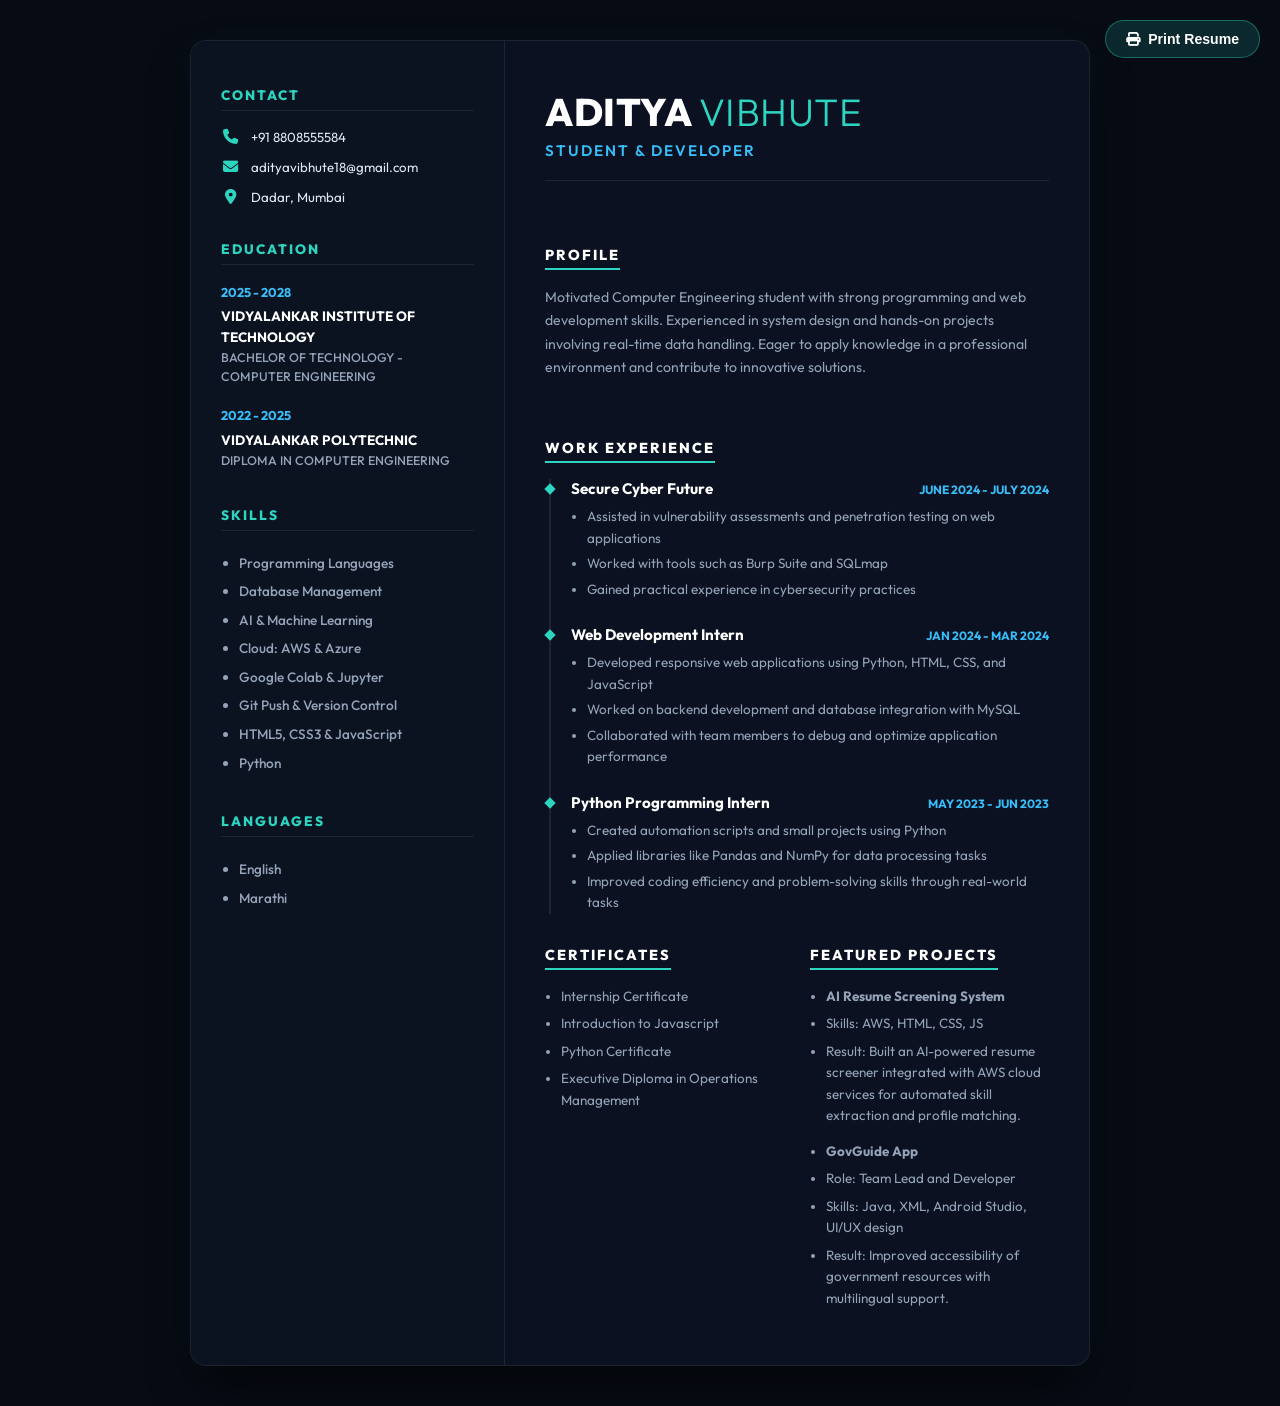
<file: resume.html>
<!DOCTYPE html>
<html lang="en">

<head>
    <meta charset="UTF-8">
    <meta name="viewport" content="width=device-width, initial-scale=1.0">
    <title>Aditya Vibhute - Resume</title>
    <link rel="preconnect" href="https://fonts.googleapis.com">
    <link rel="preconnect" href="https://fonts.gstatic.com" crossorigin>
    <link href="https://fonts.googleapis.com/css2?family=Outfit:wght@300;400;500;600;700;800&display=swap" rel="stylesheet">
    <link rel="stylesheet" href="https://cdnjs.cloudflare.com/ajax/libs/font-awesome/6.4.0/css/all.min.css">
    
    <style>
        :root {
            --bg-dark: #070b14;
            --bg-card: rgba(13, 20, 36, 0.7);
            --sidebar-bg: #0b1220;
            --accent-teal: #2dd4bf;
            --accent-cyan: #38bdf8;
            --text-bright: #ffffff;
            --text-primary: #e2e8f0;
            --text-secondary: #94a3b8;
            --text-muted: #64748b;
            --border-subtle: rgba(255, 255, 255, 0.08);
        }

        *, *::before, *::after {
            box-sizing: border-box;
            margin: 0;
            padding: 0;
        }

        body {
            font-family: 'Outfit', sans-serif;
            background-color: var(--bg-dark);
            color: var(--text-primary);
            display: flex;
            justify-content: center;
            align-items: center;
            padding: 40px 20px;
            min-height: 100vh;
        }

        .resume-action-bar {
            position: fixed;
            top: 20px;
            right: 20px;
            z-index: 100;
        }

        .btn-print {
            background: rgba(45, 212, 191, 0.15);
            color: var(--text-bright);
            border: 1px solid rgba(45, 212, 191, 0.4);
            padding: 10px 20px;
            border-radius: 20px;
            font-size: 0.88rem;
            font-weight: 600;
            cursor: pointer;
            display: inline-flex;
            align-items: center;
            gap: 8px;
            transition: all 0.3s ease;
            backdrop-filter: blur(10px);
        }

        .btn-print:hover {
            background: rgba(45, 212, 191, 0.3);
            border-color: var(--accent-teal);
            transform: translateY(-2px);
        }

        .container {
            display: flex;
            max-width: 900px;
            width: 100%;
            background: var(--bg-card);
            backdrop-filter: blur(16px);
            border: 1px solid var(--border-subtle);
            border-radius: 16px;
            box-shadow: 0 25px 50px -12px rgba(0, 0, 0, 0.8), 0 0 30px rgba(45, 212, 191, 0.05);
            overflow: hidden;
            min-height: 1100px;
        }

        /* LEFT SIDEBAR */
        .sidebar {
            width: 35%;
            background: var(--sidebar-bg);
            color: var(--text-primary);
            padding: 45px 30px;
            border-right: 1px solid var(--border-subtle);
        }

        .sidebar h2 {
            font-size: 0.85rem;
            font-weight: 800;
            letter-spacing: 2px;
            color: var(--accent-teal);
            border-bottom: 1.5px solid var(--border-subtle);
            padding-bottom: 6px;
            margin-top: 35px;
            margin-bottom: 18px;
            text-transform: uppercase;
        }

        .sidebar h2:first-child {
            margin-top: 0;
        }

        .contact-info {
            display: flex;
            flex-direction: column;
            gap: 14px;
            font-size: 0.83rem;
            margin-bottom: 30px;
        }

        .contact-info div {
            display: flex;
            align-items: center;
            gap: 12px;
            color: var(--text-primary);
        }

        .contact-info i {
            font-size: 0.95rem;
            color: var(--accent-teal);
            width: 18px;
            text-align: center;
        }

        .education-block {
            margin-bottom: 20px;
            font-size: 0.82rem;
            line-height: 1.5;
        }

        .education-block .date {
            font-weight: 700;
            color: var(--accent-cyan);
            margin-bottom: 4px;
            font-size: 0.8rem;
        }

        .education-block .inst-title {
            text-transform: uppercase;
            font-weight: 700;
            color: var(--text-bright);
            margin-bottom: 2px;
            font-size: 0.85rem;
        }

        .education-block .degree {
            text-transform: uppercase;
            font-weight: 500;
            color: var(--text-secondary);
            font-size: 0.78rem;
        }

        .sidebar ul {
            padding-left: 18px;
            margin: 0;
            font-size: 0.85rem;
            line-height: 2.1;
            color: var(--text-secondary);
        }

        .sidebar li {
            font-weight: 500;
        }

        /* RIGHT CONTENT */
        .content {
            width: 65%;
            padding: 50px 40px;
            background: rgba(13, 20, 36, 0.4);
        }

        .header {
            margin-bottom: 35px;
            padding-bottom: 20px;
            border-bottom: 1px solid var(--border-subtle);
        }

        .name {
            font-size: 2.4rem;
            font-weight: 800;
            color: var(--text-bright);
            line-height: 1.1;
            text-transform: uppercase;
            letter-spacing: 0.5px;
        }

        .name span {
            font-weight: 300;
            color: var(--accent-teal);
        }

        .title {
            color: var(--accent-cyan);
            font-size: 0.95rem;
            font-weight: 600;
            letter-spacing: 2px;
            margin-top: 8px;
            text-transform: uppercase;
            display: inline-block;
        }

        .section-title {
            color: var(--text-bright);
            font-size: 0.9rem;
            font-weight: 800;
            text-transform: uppercase;
            letter-spacing: 2px;
            margin-top: 30px;
            margin-bottom: 16px;
            border-bottom: 2px solid var(--accent-teal);
            display: inline-block;
            padding-bottom: 4px;
        }

        .profile-text {
            font-size: 0.88rem;
            line-height: 1.65;
            color: var(--text-secondary);
            margin-bottom: 30px;
        }

        .experience-container {
            border-left: 2px solid var(--border-subtle);
            padding-left: 20px;
            margin-left: 4px;
        }

        .experience-item {
            margin-bottom: 25px;
            position: relative;
        }

        .job-header {
            display: flex;
            justify-content: space-between;
            align-items: baseline;
            margin-bottom: 8px;
        }

        .job-header::before {
            content: '';
            position: absolute;
            left: -25px;
            top: 6px;
            width: 8px;
            height: 8px;
            background-color: var(--accent-teal);
            transform: rotate(45deg);
        }

        .job-company {
            font-size: 0.95rem;
            font-weight: 700;
            color: var(--text-bright);
        }

        .job-date {
            font-size: 0.75rem;
            font-weight: 700;
            color: var(--accent-cyan);
            text-transform: uppercase;
        }

        .experience-item ul {
            padding-left: 16px;
            margin: 0;
            font-size: 0.84rem;
            line-height: 1.6;
            color: var(--text-secondary);
        }

        .experience-item li {
            margin-bottom: 4px;
        }

        .bottom-sections {
            display: flex;
            gap: 25px;
            margin-top: 30px;
        }

        .bottom-col {
            flex: 1;
        }

        .bottom-sections ul {
            padding-left: 16px;
            margin: 0;
            font-size: 0.84rem;
            line-height: 1.6;
            color: var(--text-secondary);
        }

        .bottom-sections li {
            margin-bottom: 6px;
        }

        /* Responsive & Print Styles */
        @media (max-width: 768px) {
            .container {
                flex-direction: column;
            }
            .sidebar, .content {
                width: 100%;
            }
            .bottom-sections {
                flex-direction: column;
            }
        }

        @media print {
            body {
                background: white !important;
                color: #111827 !important;
                padding: 0 !important;
            }
            .resume-action-bar {
                display: none !important;
            }
            .container {
                background: white !important;
                color: #111827 !important;
                box-shadow: none !important;
                border: none !important;
            }
            .sidebar {
                background: #f8fafc !important;
                color: #0f172a !important;
                border-right: 1px solid #e2e8f0 !important;
            }
            .sidebar h2, .section-title, .job-company, .inst-title, .name {
                color: #0f172a !important;
            }
            .date, .job-date, .title {
                color: #0284c7 !important;
            }
            .text-secondary, .profile-text, .experience-item p, ul {
                color: #334155 !important;
            }
        }
    </style>
</head>

<body>

    <div class="resume-action-bar">
        <button onclick="window.print()" class="btn-print">
            <i class="fa-solid fa-print"></i> Print Resume
        </button>
    </div>

    <div class="container">

        <!-- LEFT SIDEBAR -->
        <div class="sidebar">

            <h2>CONTACT</h2>
            <div class="contact-info">
                <div>
                    <i class="fa-solid fa-phone"></i>
                    <span>+91 8808555584</span>
                </div>
                <div>
                    <i class="fa-solid fa-envelope"></i>
                    <span>adityavibhute18@gmail.com</span>
                </div>
                <div>
                    <i class="fa-solid fa-location-dot"></i>
                    <span>Dadar, Mumbai</span>
                </div>
            </div>

            <h2>EDUCATION</h2>

            <div class="education-block">
                <div class="date">2025 - 2028</div>
                <div class="inst-title">VIDYALANKAR INSTITUTE OF TECHNOLOGY</div>
                <div class="degree">BACHELOR OF TECHNOLOGY - COMPUTER ENGINEERING</div>
            </div>

            <div class="education-block">
                <div class="date">2022 - 2025</div>
                <div class="inst-title">VIDYALANKAR POLYTECHNIC</div>
                <div class="degree">DIPLOMA IN COMPUTER ENGINEERING</div>
            </div>

            <h2>SKILLS</h2>
            <ul>
                <li>Programming Languages</li>
                <li>Database Management</li>
                <li>AI &amp; Machine Learning</li>
                <li>Cloud: AWS &amp; Azure</li>
                <li>Google Colab &amp; Jupyter</li>
                <li>Git Push &amp; Version Control</li>
                <li>HTML5, CSS3 &amp; JavaScript</li>
                <li>Python</li>
            </ul>

            <h2>LANGUAGES</h2>
            <ul>
                <li>English</li>
                <li>Marathi</li>
            </ul>

        </div>

        <!-- RIGHT CONTENT -->
        <div class="content">

            <div class="header">
                <div class="name">ADITYA <span>VIBHUTE</span></div>
                <div class="title">STUDENT &amp; DEVELOPER</div>
            </div>

            <div class="section-title">PROFILE</div>
            <div class="profile-text">
                Motivated Computer Engineering student with strong programming and web development skills. Experienced
                in system design and hands-on projects involving real-time data handling. Eager to apply knowledge in a
                professional environment and contribute to innovative solutions.
            </div>

            <div class="section-title">WORK EXPERIENCE</div>

            <div class="experience-container">
                <div class="experience-item">
                    <div class="job-header">
                        <span class="job-company">Secure Cyber Future</span>
                        <span class="job-date">JUNE 2024 - JULY 2024</span>
                    </div>
                    <ul>
                        <li>Assisted in vulnerability assessments and penetration testing on web applications</li>
                        <li>Worked with tools such as Burp Suite and SQLmap</li>
                        <li>Gained practical experience in cybersecurity practices</li>
                    </ul>
                </div>

                <div class="experience-item">
                    <div class="job-header">
                        <span class="job-company">Web Development Intern</span>
                        <span class="job-date">JAN 2024 - MAR 2024</span>
                    </div>
                    <ul>
                        <li>Developed responsive web applications using Python, HTML, CSS, and JavaScript</li>
                        <li>Worked on backend development and database integration with MySQL</li>
                        <li>Collaborated with team members to debug and optimize application performance</li>
                    </ul>
                </div>

                <div class="experience-item">
                    <div class="job-header">
                        <span class="job-company">Python Programming Intern</span>
                        <span class="job-date">MAY 2023 - JUN 2023</span>
                    </div>
                    <ul>
                        <li>Created automation scripts and small projects using Python</li>
                        <li>Applied libraries like Pandas and NumPy for data processing tasks</li>
                        <li>Improved coding efficiency and problem-solving skills through real-world tasks</li>
                    </ul>
                </div>
            </div>

            <div class="bottom-sections">
                <div class="bottom-col">
                    <div class="section-title" style="margin-top: 0;">CERTIFICATES</div>
                    <ul>
                        <li>Internship Certificate</li>
                        <li>Introduction to Javascript</li>
                        <li>Python Certificate</li>
                        <li>Executive Diploma in Operations Management</li>
                    </ul>
                </div>

                <div class="bottom-col">
                    <div class="section-title" style="margin-top: 0;">FEATURED PROJECTS</div>
                    <ul class="project-details" style="margin-bottom: 14px;">
                        <li><strong>AI Resume Screening System</strong></li>
                        <li>Skills: AWS, HTML, CSS, JS</li>
                        <li>Result: Built an AI-powered resume screener integrated with AWS cloud services for automated skill extraction and profile matching.</li>
                    </ul>
                    <ul class="project-details">
                        <li><strong>GovGuide App</strong></li>
                        <li>Role: Team Lead and Developer</li>
                        <li>Skills: Java, XML, Android Studio, UI/UX design</li>
                        <li>Result: Improved accessibility of government resources with multilingual support.</li>
                    </ul>
                </div>
            </div>

        </div>

    </div>

</body>

</html>
</file>
<file: styles.css>
/* ==========================================================================
   Aditya Vibhute — Cinematic Developer Portfolio Stylesheet
   Theme: Ridge-inspired Alpine Night, Editorial Typography, Translucent Glass
   ========================================================================== */

/* --------------------------------------------------------------------------
   1. CSS Custom Properties & Variables
   -------------------------------------------------------------------------- */
:root {
    /* Color Palette */
    --bg-dark: #050811;
    --bg-surface: #0a0e19;
    --bg-card: rgba(13, 20, 36, 0.55);
    --bg-card-hover: rgba(20, 30, 52, 0.75);
    --bg-nav: rgba(5, 8, 17, 0.7);

    /* Accents */
    --accent-teal: #2dd4bf;
    --accent-teal-glow: rgba(45, 212, 191, 0.25);
    --accent-cyan: #38bdf8;
    --accent-blue: #0284c7;

    /* Text Colors */
    --text-bright: #ffffff;
    --text-primary: #e2e8f0;
    --text-secondary: #94a3b8;
    --text-muted: #64748b;

    /* Borders & Lines */
    --border-subtle: rgba(255, 255, 255, 0.08);
    --border-accent: rgba(45, 212, 191, 0.3);

    /* Fonts */
    --font-sans: 'Outfit', -apple-system, BlinkMacSystemFont, sans-serif;
    --font-serif: 'Cormorant Garamond', Georgia, serif;

    /* Shadows & Transitions */
    --shadow-glass: 0 20px 40px -15px rgba(0, 0, 0, 0.7), 0 0 30px rgba(45, 212, 191, 0.03);
    --transition-smooth: cubic-bezier(0.16, 1, 0.3, 1);
}

/* --------------------------------------------------------------------------
   2. Reset & Core Base Setup
   -------------------------------------------------------------------------- */
*, *::before, *::after {
    box-sizing: border-box;
    margin: 0;
    padding: 0;
}

html {
    scroll-behavior: smooth;
    font-size: 16px;
    background-color: var(--bg-dark);
    color: var(--text-primary);
    font-family: var(--font-sans);
    -webkit-font-smoothing: antialiased;
    -moz-osx-font-smoothing: grayscale;
    overflow-x: hidden;
}

body {
    width: 100%;
    min-height: 100vh;
    background-color: var(--bg-dark);
    line-height: 1.6;
    position: relative;
    overflow-x: hidden;
}

/* Film Grain Texture Overlay */
.film-grain {
    position: fixed;
    top: -50%;
    left: -50%;
    width: 200%;
    height: 200%;
    background-image: radial-gradient(rgba(255, 255, 255, 0.03) 1px, transparent 0);
    background-size: 4px 4px;
    pointer-events: none;
    z-index: 999;
    opacity: 0.5;
}

a {
    color: inherit;
    text-decoration: none;
    transition: color 0.3s ease;
}

ul {
    list-style: none;
}

button, input, textarea {
    font-family: inherit;
    border: none;
    outline: none;
    background: none;
}

/* --------------------------------------------------------------------------
   3. Glassmorphic Card System
   -------------------------------------------------------------------------- */
.card-glass {
    background: var(--bg-card);
    backdrop-filter: blur(16px);
    -webkit-backdrop-filter: blur(16px);
    border: 1px solid var(--border-subtle);
    border-radius: 14px;
    box-shadow: var(--shadow-glass);
    transition: transform 0.4s var(--transition-smooth), border-color 0.4s ease, background 0.4s ease, box-shadow 0.4s ease;
    position: relative;
    overflow: hidden;
}

.card-glass:hover {
    transform: translateY(-4px);
    border-color: var(--border-accent);
    background: var(--bg-card-hover);
    box-shadow: 0 25px 50px -12px rgba(0, 0, 0, 0.8), 0 0 20px var(--accent-teal-glow);
}

.card-corner-accent {
    position: absolute;
    width: 8px;
    height: 8px;
    border-color: var(--accent-teal);
    border-style: solid;
    pointer-events: none;
    opacity: 0.6;
}
.card-corner-accent.top-left {
    top: 10px;
    left: 10px;
    border-width: 2px 0 0 2px;
}
.card-corner-accent.bottom-right {
    bottom: 10px;
    right: 10px;
    border-width: 0 2px 2px 0;
}

/* --------------------------------------------------------------------------
   4. Buttons & CTAs
   -------------------------------------------------------------------------- */
.btn {
    display: inline-flex;
    align-items: center;
    justify-content: center;
    gap: 10px;
    padding: 12px 26px;
    border-radius: 30px;
    font-size: 0.9rem;
    font-weight: 600;
    letter-spacing: 0.5px;
    cursor: pointer;
    transition: all 0.3s var(--transition-smooth);
}

.btn-primary {
    background: rgba(45, 212, 191, 0.15);
    color: var(--text-bright);
    border: 1px solid rgba(45, 212, 191, 0.4);
    box-shadow: 0 0 15px rgba(45, 212, 191, 0.1);
}

.btn-primary:hover {
    background: rgba(45, 212, 191, 0.25);
    border-color: var(--accent-teal);
    box-shadow: 0 0 25px rgba(45, 212, 191, 0.3);
    transform: translateY(-2px);
    color: var(--text-bright);
}

.btn-secondary {
    background: rgba(255, 255, 255, 0.05);
    color: var(--text-primary);
    border: 1px solid var(--border-subtle);
}

.btn-secondary:hover {
    background: rgba(255, 255, 255, 0.12);
    border-color: rgba(255, 255, 255, 0.25);
    transform: translateY(-2px);
    color: var(--text-bright);
}

/* --------------------------------------------------------------------------
   5. Navigation Bar
   -------------------------------------------------------------------------- */
.navbar {
    position: fixed;
    top: 0;
    left: 0;
    width: 100%;
    z-index: 1000;
    padding: 20px 0;
    transition: padding 0.3s ease, background 0.3s ease, backdrop-filter 0.3s ease, box-shadow 0.3s ease;
}

.navbar.scrolled {
    padding: 12px 0;
    background: var(--bg-nav);
    backdrop-filter: blur(16px);
    -webkit-backdrop-filter: blur(16px);
    border-bottom: 1px solid var(--border-subtle);
    box-shadow: 0 10px 30px rgba(0, 0, 0, 0.6);
}

.nav-container {
    max-width: 1280px;
    margin: 0 auto;
    padding: 0 30px;
    display: flex;
    align-items: center;
    justify-content: space-between;
}

.logo {
    display: inline-flex;
    align-items: center;
    gap: 8px;
    font-size: 1.15rem;
    color: var(--text-bright);
    letter-spacing: 1px;
}

.logo-bold {
    font-weight: 800;
    color: var(--text-bright);
}

.logo-divider {
    color: var(--accent-teal);
    font-weight: 300;
}

.logo-sub {
    font-size: 0.75rem;
    font-weight: 500;
    letter-spacing: 2px;
    color: var(--text-secondary);
}

.nav-links {
    display: flex;
    align-items: center;
    gap: 32px;
}

.nav-link {
    font-size: 0.88rem;
    font-weight: 500;
    color: var(--text-secondary);
    letter-spacing: 0.5px;
    position: relative;
    padding: 4px 0;
}

.nav-link::after {
    content: '';
    position: absolute;
    bottom: 0;
    left: 0;
    width: 0;
    height: 2px;
    background: var(--accent-teal);
    transition: width 0.3s ease;
    border-radius: 2px;
}

.nav-link:hover, .nav-link.active {
    color: var(--text-bright);
}

.nav-link:hover::after, .nav-link.active::after {
    width: 100%;
}

.mobile-nav-header {
    display: none;
}

.hamburger {
    display: none;
    flex-direction: column;
    justify-content: space-between;
    width: 28px;
    height: 20px;
    cursor: pointer;
    background: transparent;
    z-index: 1001;
}

.hamburger-line {
    width: 100%;
    height: 2px;
    background-color: var(--text-bright);
    border-radius: 2px;
    transition: all 0.3s ease;
}

/* --------------------------------------------------------------------------
   6. Full-Site Cinematic Background & Hero Section
   -------------------------------------------------------------------------- */
/* Site-Wide Fixed Background Layers (Matches Reference Design) */
.site-bg-container {
    position: fixed;
    top: 0;
    left: 0;
    width: 100vw;
    height: 100vh;
    z-index: 0;
    pointer-events: none;
    overflow: hidden;
}

/* Photorealistic High-Res Background Image Fixed to Viewport */
.site-bg-image {
    position: absolute;
    inset: -20px;
    background-size: cover;
    background-position: center center;
    background-repeat: no-repeat;
    z-index: 1;
    filter: brightness(0.85) contrast(1.05);
    transition: transform 0.1s ease-out;
}

/* Stars Overlay */
.stars-overlay {
    position: absolute;
    inset: 0;
    background-image: 
        radial-gradient(1.5px 1.5px at 15% 15%, #ffffff, transparent),
        radial-gradient(2px 2px at 35% 25%, rgba(255, 255, 255, 0.9), transparent),
        radial-gradient(1px 1px at 55% 10%, #ffffff, transparent),
        radial-gradient(2px 2px at 75% 18%, rgba(255, 255, 255, 0.8), transparent),
        radial-gradient(1.5px 1.5px at 88% 28%, #ffffff, transparent),
        radial-gradient(1px 1px at 25% 40%, rgba(255, 255, 255, 0.7), transparent),
        radial-gradient(2px 2px at 68% 45%, #ffffff, transparent);
    background-size: 550px 550px;
    opacity: 0.55;
    z-index: 2;
    pointer-events: none;
    animation: twinkle 6s infinite alternate ease-in-out;
}

@keyframes twinkle {
    0% { opacity: 0.35; }
    50% { opacity: 0.8; }
    100% { opacity: 0.4; }
}

/* Vignette & Gradient Overlay */
.vignette-overlay {
    position: absolute;
    inset: 0;
    background: radial-gradient(circle at center, transparent 30%, rgba(3, 5, 10, 0.75) 100%),
                linear-gradient(to bottom, rgba(5, 8, 17, 0.4) 0%, transparent 25%, transparent 75%, rgba(5, 8, 17, 0.8) 100%);
    z-index: 3;
}

.hero {
    position: relative;
    width: 100%;
    min-height: 100vh;
    min-height: 100svh;
    display: flex;
    align-items: center;
    justify-content: center;
    padding: 120px 20px 100px;
    overflow: hidden;
    z-index: 10;
}

/* Main Hero Content */
.hero-content {
    position: relative;
    z-index: 10;
    max-width: 850px;
    text-align: center;
    margin: 0 auto;
    padding-bottom: 40px;
}

.hero-greeting {
    font-size: 0.82rem;
    font-weight: 700;
    letter-spacing: 4px;
    color: var(--text-secondary);
    margin-bottom: 14px;
    text-transform: uppercase;
}

.hero-name {
    font-size: clamp(3rem, 7vw, 5.5rem);
    font-weight: 800;
    color: var(--text-bright);
    letter-spacing: -1.5px;
    line-height: 1.05;
    margin-bottom: 16px;
    text-shadow: 0 10px 30px rgba(0, 0, 0, 0.8);
}

.hero-subtitle {
    font-size: clamp(1.2rem, 2.8vw, 1.8rem);
    font-weight: 400;
    color: var(--text-primary);
    margin-bottom: 14px;
}

.typing {
    color: var(--accent-teal);
    font-weight: 600;
}

.typing-cursor {
    display: inline-block;
    width: 2px;
    height: 1.2em;
    background-color: var(--accent-teal);
    margin-left: 4px;
    vertical-align: middle;
    animation: blink 0.8s infinite;
}

@keyframes blink {
    0%, 100% { opacity: 1; }
    50% { opacity: 0; }
}

/* Roles Bar (Matching Picture) */
.hero-roles-bar {
    display: flex;
    align-items: center;
    justify-content: center;
    gap: 16px;
    font-size: 0.92rem;
    font-weight: 400;
    color: var(--text-secondary);
    margin-bottom: 22px;
    flex-wrap: wrap;
    letter-spacing: 0.3px;
}

.role-divider {
    color: var(--accent-teal);
    font-weight: 300;
    opacity: 0.6;
}

.hero-description {
    font-size: clamp(0.95rem, 1.4vw, 1.1rem);
    color: var(--text-secondary);
    max-width: 620px;
    margin: 0 auto 36px;
    line-height: 1.7;
    font-weight: 400;
}

.hero-cta-group {
    display: flex;
    align-items: center;
    justify-content: center;
    gap: 18px;
    flex-wrap: wrap;
}

/* Hero Bottom Left Corner Overlay (Matching Picture) */
.hero-bottom-left {
    position: absolute;
    bottom: 35px;
    left: 45px;
    z-index: 10;
    max-width: 360px;
    text-align: left;
    pointer-events: auto;
}

.corner-tag {
    display: flex;
    align-items: center;
    gap: 8px;
    margin-bottom: 8px;
}

.tag-dot {
    width: 6px;
    height: 6px;
    background-color: var(--accent-teal);
    border-radius: 50%;
    box-shadow: 0 0 8px var(--accent-teal);
}

.tag-text {
    font-size: 0.72rem;
    font-weight: 700;
    letter-spacing: 3px;
    color: var(--text-secondary);
    text-transform: uppercase;
}

.corner-heading {
    font-size: 1.35rem;
    font-weight: 700;
    color: var(--text-bright);
    line-height: 1.25;
    margin-bottom: 2px;
    letter-spacing: -0.3px;
}

.corner-italic {
    font-family: var(--font-serif);
    font-style: italic;
    font-size: 1.55rem;
    color: var(--text-bright);
    font-weight: 600;
}

/* Hero Bottom Right Corner Overlay (Matching Picture) */
.hero-bottom-right {
    position: absolute;
    bottom: 35px;
    right: 45px;
    z-index: 10;
    max-width: 340px;
    text-align: right;
    display: flex;
    flex-direction: column;
    align-items: flex-end;
    gap: 12px;
    pointer-events: auto;
}

.corner-body {
    font-size: 0.8rem;
    color: #94a3b8;
    line-height: 1.55;
    font-weight: 400;
}

.btn-corner-action {
    display: inline-flex;
    align-items: center;
    gap: 8px;
    padding: 8px 18px;
    border-radius: 20px;
    background: rgba(13, 20, 36, 0.65);
    border: 1px solid rgba(255, 255, 255, 0.15);
    color: var(--text-bright);
    font-size: 0.78rem;
    font-weight: 500;
    transition: all 0.3s ease;
    backdrop-filter: blur(10px);
}

.btn-corner-action:hover {
    border-color: var(--accent-teal);
    color: var(--accent-teal);
    background: rgba(13, 20, 36, 0.9);
    transform: translateX(3px);
}

/* Scroll Mouse Indicator (Matching Picture) */
.scroll-mouse-container {
    position: absolute;
    bottom: 30px;
    left: 50%;
    transform: translateX(-50%);
    z-index: 10;
    display: flex;
    flex-direction: column;
    align-items: center;
    gap: 6px;
    color: var(--text-muted);
    transition: color 0.3s ease;
    text-decoration: none;
}

.scroll-mouse-container:hover {
    color: var(--accent-teal);
}

.scroll-mouse-container:hover .mouse-shape {
    border-color: var(--accent-teal);
}

.mouse-shape {
    width: 22px;
    height: 38px;
    border: 2px solid rgba(255, 255, 255, 0.4);
    border-radius: 12px;
    position: relative;
    display: flex;
    justify-content: center;
    padding-top: 6px;
    transition: border-color 0.3s ease;
}

.mouse-wheel {
    width: 3px;
    height: 8px;
    background-color: var(--text-bright);
    border-radius: 2px;
    animation: scrollWheel 1.8s infinite ease-in-out;
}

.mouse-scroll-text {
    font-size: 0.65rem;
    font-weight: 700;
    letter-spacing: 3px;
    color: var(--text-secondary);
    text-transform: uppercase;
}

@keyframes scrollWheel {
    0% { transform: translateY(0); opacity: 1; }
    60% { transform: translateY(10px); opacity: 0; }
    100% { transform: translateY(0); opacity: 0; }
}

@media (max-width: 1100px) {
    .hero-bottom-left, .hero-bottom-right {
        position: relative;
        bottom: auto;
        left: auto;
        right: auto;
        max-width: 100%;
        text-align: center;
        align-items: center;
        margin-top: 30px;
    }
    
    .scroll-mouse-container {
        display: none;
    }
}

/* --------------------------------------------------------------------------
   7. Generic Section Structure
   -------------------------------------------------------------------------- */
.section {
    padding: 120px 20px;
    position: relative;
    z-index: 10;
}

.section-container {
    max-width: 1240px;
    margin: 0 auto;
}

.section-header {
    text-align: center;
    max-width: 700px;
    margin: 0 auto 60px;
}

.section-tag {
    font-size: 0.78rem;
    font-weight: 700;
    letter-spacing: 3px;
    color: var(--accent-teal);
    text-transform: uppercase;
    display: block;
    margin-bottom: 8px;
}

.section-title {
    font-size: clamp(2.2rem, 4vw, 3.2rem);
    font-weight: 800;
    color: var(--text-bright);
    letter-spacing: -0.5px;
    line-height: 1.15;
}

.editorial-accent {
    font-family: var(--font-serif);
    font-style: italic;
    font-weight: 400;
    color: var(--accent-cyan);
}

.section-subtitle {
    font-size: 1.05rem;
    color: var(--text-secondary);
    margin-top: 14px;
    line-height: 1.6;
}

.title-bar {
    width: 60px;
    height: 3px;
    background: linear-gradient(90deg, var(--accent-teal), transparent);
    margin: 18px auto 0;
    border-radius: 2px;
}

/* --------------------------------------------------------------------------
   8. About Me Section
   -------------------------------------------------------------------------- */
.about-grid {
    display: grid;
    grid-template-columns: 1.4fr 1fr;
    gap: 30px;
    align-items: stretch;
}

.about-text-card {
    padding: 40px;
}

.lead-para {
    font-size: 1.12rem;
    color: var(--text-bright);
    line-height: 1.7;
    margin-bottom: 20px;
    font-weight: 400;
}

.about-text-card p {
    color: var(--text-secondary);
    margin-bottom: 24px;
    line-height: 1.75;
}

.about-highlights {
    display: flex;
    flex-direction: column;
    gap: 18px;
    margin-top: 30px;
    padding-top: 24px;
    border-top: 1px solid var(--border-subtle);
}

.highlight-item {
    display: flex;
    align-items: flex-start;
    gap: 16px;
}

.highlight-icon {
    font-size: 1.2rem;
    color: var(--accent-teal);
    background: rgba(45, 212, 191, 0.1);
    padding: 12px;
    border-radius: 10px;
    border: 1px solid rgba(45, 212, 191, 0.2);
}

.highlight-item h4 {
    font-size: 1rem;
    color: var(--text-bright);
    margin-bottom: 4px;
}

.highlight-item p {
    font-size: 0.88rem;
    color: var(--text-muted);
    margin: 0;
}

.about-mountain-icon {
    margin-top: 20px;
    width: 100%;
}
.mountain-outline-svg {
    width: 100%;
    height: 30px;
    display: block;
}

.about-visual-column {
    display: flex;
    flex-direction: column;
    gap: 20px;
}

.about-image-card {
    position: relative;
    border-radius: 14px;
    overflow: hidden;
    height: 240px;
}

.about-mountain-img {
    width: 100%;
    height: 100%;
    object-fit: cover;
    display: block;
    filter: brightness(0.9) contrast(1.05);
    transition: transform 0.5s ease;
}

.about-image-card:hover .about-mountain-img {
    transform: scale(1.04);
}

.about-image-overlay {
    position: absolute;
    inset: 0;
    background: linear-gradient(to top, rgba(5, 8, 17, 0.7) 0%, transparent 60%);
    pointer-events: none;
}

.about-stats-row {
    display: grid;
    grid-template-columns: 1fr 1fr;
    gap: 16px;
}

.stat-card {
    padding: 24px 20px;
    text-align: center;
}

.stat-number {
    font-size: 2.8rem;
    font-weight: 800;
    color: var(--text-bright);
    line-height: 1;
    background: linear-gradient(135deg, #ffffff 0%, var(--accent-teal) 100%);
    -webkit-background-clip: text;
    -webkit-text-fill-color: transparent;
    margin-bottom: 6px;
}

.stat-label {
    font-size: 0.88rem;
    font-weight: 600;
    color: var(--text-primary);
}

/* --------------------------------------------------------------------------
   9. Skills Section
   -------------------------------------------------------------------------- */
.skills-categories-grid {
    display: grid;
    grid-template-columns: repeat(2, 1fr);
    gap: 24px;
}

.skill-category-card {
    padding: 28px;
}

.category-header {
    display: flex;
    align-items: center;
    gap: 14px;
    margin-bottom: 20px;
    padding-bottom: 14px;
    border-bottom: 1px solid var(--border-subtle);
}

.category-icon-box {
    width: 40px;
    height: 40px;
    border-radius: 10px;
    background: rgba(45, 212, 191, 0.1);
    border: 1px solid rgba(45, 212, 191, 0.25);
    display: flex;
    align-items: center;
    justify-content: center;
    color: var(--accent-teal);
    font-size: 1.1rem;
}

.category-header h3 {
    font-size: 1.2rem;
    color: var(--text-bright);
    font-weight: 700;
}

.skills-chip-list {
    display: flex;
    flex-wrap: wrap;
    gap: 10px;
    list-style: none;
    padding: 0;
    margin: 0;
}

.skills-chip-list li {
    display: inline-flex;
    align-items: center;
    gap: 8px;
    padding: 8px 14px;
    background: rgba(255, 255, 255, 0.04);
    border: 1px solid var(--border-subtle);
    border-radius: 20px;
    font-size: 0.84rem;
    color: var(--text-primary);
    font-weight: 500;
    transition: all 0.3s ease;
}

.skills-chip-list li:hover {
    background: rgba(45, 212, 191, 0.12);
    border-color: var(--accent-teal);
    color: var(--text-bright);
    transform: translateY(-2px);
}
    justify-content: center;
    color: var(--accent-cyan);
    font-size: 1.1rem;
}

.category-header h3 {
    font-size: 1.25rem;
    color: var(--text-bright);
    font-weight: 700;
}

.skills-list {
    display: flex;
    flex-direction: column;
    gap: 20px;
}

.skill-item {
    display: flex;
    flex-direction: column;
    gap: 4px;
}

.skill-head {
    display: flex;
    align-items: center;
    gap: 10px;
}

.skill-icon {
    font-size: 1.1rem;
}

.html-icon { color: #e34f26; }
.js-icon { color: #f7df1e; }
.php-icon { color: #777bb4; }
.sql-icon { color: #00758f; }
.python-icon { color: #3776ab; }
.git-icon { color: #f05032; }
.ml-icon { color: #2dd4bf; }
.stat-icon { color: #38bdf8; }
.google-icon { color: #4285f4; }
.jupyter-icon { color: #f37626; }
.vscode-icon { color: #007acc; }
.android-icon { color: #3ddc84; }
.cpp-icon { color: #00599c; }
.aws-icon { color: #ff9900; }
.azure-icon { color: #0089d6; }
.colab-icon { color: #f9ab00; }
.gitpush-icon { color: #f1502f; }

.skill-head h4 {
    font-size: 0.95rem;
    color: var(--text-bright);
    font-weight: 600;
}

.skill-item p {
    font-size: 0.83rem;
    color: var(--text-muted);
    line-height: 1.5;
    padding-left: 26px;
}

/* AI Tools Grid */
.ai-tools-wrapper {
    margin-top: 50px;
    padding: 36px;
    border-radius: 16px;
    background: rgba(9, 14, 25, 0.6);
    border: 1px solid var(--border-subtle);
}

.ai-header {
    display: flex;
    align-items: center;
    gap: 12px;
    margin-bottom: 24px;
}

.ai-main-icon {
    font-size: 1.4rem;
    color: var(--accent-teal);
}

.ai-header h3 {
    font-size: 1.3rem;
    color: var(--text-bright);
    font-weight: 700;
}

.ai-tools-grid {
    display: grid;
    grid-template-columns: repeat(auto-fill, minmax(280px, 1fr));
    gap: 18px;
}

.ai-tool-card {
    padding: 20px;
}

.ai-card-top {
    display: flex;
    align-items: center;
    justify-content: space-between;
    margin-bottom: 12px;
}

.ai-icon-circle {
    width: 36px;
    height: 36px;
    border-radius: 50%;
    display: flex;
    align-items: center;
    justify-content: center;
    font-weight: 800;
    font-size: 0.95rem;
}
.ds-theme { background: rgba(0, 194, 255, 0.15); color: #00c2ff; border: 1px solid rgba(0, 194, 255, 0.4); }
.gpt-theme { background: rgba(16, 163, 127, 0.15); color: #10a37f; border: 1px solid rgba(16, 163, 127, 0.4); }
.bb-theme { background: rgba(245, 166, 35, 0.15); color: #f5a623; border: 1px solid rgba(245, 166, 35, 0.4); }
.claude-theme { background: rgba(204, 120, 92, 0.15); color: #cc785c; border: 1px solid rgba(204, 120, 92, 0.4); }
.gemini-theme { background: rgba(66, 133, 244, 0.15); color: #4285f4; border: 1px solid rgba(66, 133, 244, 0.4); }
.perplexity-theme { background: rgba(32, 178, 170, 0.15); color: #20b2aa; border: 1px solid rgba(32, 178, 170, 0.4); }

.ai-tag {
    font-size: 0.7rem;
    font-weight: 600;
    padding: 3px 8px;
    border-radius: 12px;
}
.ds-tag { background: rgba(0, 194, 255, 0.1); color: #00c2ff; }
.gpt-tag { background: rgba(16, 163, 127, 0.1); color: #10a37f; }
.bb-tag { background: rgba(245, 166, 35, 0.1); color: #f5a623; }
.claude-tag { background: rgba(204, 120, 92, 0.1); color: #cc785c; }
.gemini-tag { background: rgba(66, 133, 244, 0.1); color: #4285f4; }
.perplexity-tag { background: rgba(32, 178, 170, 0.1); color: #20b2aa; }

.ai-tool-card h4 {
    font-size: 1rem;
    color: var(--text-bright);
    margin-bottom: 4px;
}

.ai-tool-card p {
    font-size: 0.82rem;
    color: var(--text-muted);
    line-height: 1.45;
}

/* --------------------------------------------------------------------------
   10. Education & Experience Timeline Section
   -------------------------------------------------------------------------- */
.timeline-columns-grid {
    display: grid;
    grid-template-columns: 1fr 1fr;
    gap: 40px;
}

.column-title-box {
    display: flex;
    align-items: center;
    gap: 12px;
    margin-bottom: 30px;
    padding-bottom: 12px;
    border-bottom: 1px solid var(--border-subtle);
}

.col-icon {
    font-size: 1.3rem;
    color: var(--accent-teal);
}

.column-title-box h3 {
    font-size: 1.4rem;
    color: var(--text-bright);
    font-weight: 700;
}

.timeline-tree {
    position: relative;
    padding-left: 24px;
}

.timeline-tree::before {
    content: '';
    position: absolute;
    top: 10px;
    bottom: 10px;
    left: 7px;
    width: 2px;
    background: linear-gradient(to bottom, var(--accent-teal), rgba(45, 212, 191, 0.1));
}

.timeline-node {
    position: relative;
    margin-bottom: 28px;
}

.node-dot {
    position: absolute;
    left: -24px;
    top: 24px;
    transform: translateX(-50%);
    width: 12px;
    height: 12px;
    border-radius: 50%;
    background: var(--bg-dark);
    border: 2px solid var(--accent-teal);
    box-shadow: 0 0 10px var(--accent-teal-glow);
    z-index: 2;
}

.node-content {
    padding: 24px;
}

.node-date {
    display: inline-block;
    font-size: 0.75rem;
    font-weight: 700;
    letter-spacing: 1px;
    color: var(--accent-teal);
    margin-bottom: 8px;
}

.node-content h4 {
    font-size: 1.1rem;
    color: var(--text-bright);
    font-weight: 700;
    margin-bottom: 4px;
}

.node-content h5 {
    font-size: 0.9rem;
    color: var(--accent-cyan);
    font-weight: 500;
    margin-bottom: 10px;
}

.node-content p {
    font-size: 0.88rem;
    color: var(--text-secondary);
    line-height: 1.6;
}

.resume-cta-wrapper {
    text-align: center;
    margin-top: 50px;
}

/* --------------------------------------------------------------------------
   11. Featured Projects Section
   -------------------------------------------------------------------------- */
.projects-grid {
    display: grid;
    grid-template-columns: repeat(2, 1fr);
    gap: 32px;
}

.project-card {
    display: flex;
    flex-direction: column;
    height: 100%;
}

.project-preview-box {
    position: relative;
    width: 100%;
    height: 230px;
    background: #070c18;
    border-bottom: 1px solid var(--border-subtle);
    overflow: hidden;
}

.mock-visual {
    width: 100%;
    height: 100%;
    display: flex;
    align-items: center;
    justify-content: center;
    position: relative;
    user-select: none;
}

/* Project Mock: AI Resume Screening System */
.mock-airesume { background: radial-gradient(circle at center, #09182b, #040913); }
.ar-window {
    width: 220px;
    height: 165px;
    background: #0d1a2d;
    border-radius: 8px;
    border: 1px solid #1e293b;
    padding: 10px;
    display: flex;
    flex-direction: column;
    gap: 8px;
    box-shadow: 0 10px 25px rgba(0,0,0,0.5);
}
.ar-header { display: flex; justify-content: space-between; align-items: center; font-size: 0.7rem; color: var(--text-bright); font-weight: 700; }
.ar-badge { font-size: 0.6rem; font-weight: 800; background: rgba(45, 212, 191, 0.2); color: var(--accent-teal); padding: 2px 6px; border-radius: 4px; border: 1px solid var(--accent-teal); }
.ar-card { background: #162438; border-radius: 6px; padding: 8px; display: flex; flex-direction: column; gap: 4px; border-left: 3px solid #ff9900; }
.ar-name { font-size: 0.68rem; font-weight: 700; color: var(--text-bright); }
.ar-score { font-size: 0.62rem; color: var(--accent-cyan); font-weight: 600; }
.ar-skills { display: flex; gap: 4px; margin-top: 2px; }
.ar-skill { font-size: 0.55rem; background: rgba(255,153,0,0.15); color: #ff9900; padding: 1px 4px; border-radius: 3px; }
.ar-cloud { display: flex; align-items: center; gap: 6px; font-size: 0.64rem; color: #ff9900; font-weight: 700; margin-top: auto; }

/* Project 1 Mock: Color Picker */
.mock-colorpicker {
    background: radial-gradient(circle at center, #0e172a 0%, #060913 100%);
    padding: 20px;
}
.cp-header {
    position: absolute;
    top: 15px;
    left: 20px;
    display: flex;
    align-items: center;
    gap: 6px;
}
.cp-dot { width: 8px; height: 8px; border-radius: 50%; }
.cp-dot.red { background: #ef4444; }
.cp-dot.yellow { background: #f59e0b; }
.cp-dot.green { background: #10b981; }
.cp-title { font-size: 0.72rem; color: var(--text-muted); margin-left: 6px; }

.cp-body {
    display: flex;
    flex-direction: column;
    align-items: center;
    gap: 12px;
    margin-top: 15px;
}
.cp-wheel-container { position: relative; width: 70px; height: 70px; }
.cp-wheel {
    width: 100%;
    height: 100%;
    border-radius: 50%;
    background: conic-gradient(#ff0000, #ffff00, #00ff00, #00ffff, #0000ff, #ff00ff, #ff0000);
}
.cp-swatches { display: flex; gap: 8px; }
.cp-swatches span { width: 18px; height: 18px; border-radius: 4px; border: 1px solid rgba(255,255,255,0.2); }
.cp-hex { font-size: 0.75rem; color: var(--accent-cyan); font-weight: 600; letter-spacing: 1px; }

/* Project 2 Mock: Car Game */
.mock-cargame { background: #080d19; }
.cg-viewport {
    width: 140px;
    height: 180px;
    background: #1e293b;
    border-radius: 8px;
    border: 2px solid #334155;
    position: relative;
    overflow: hidden;
}
.cg-road {
    position: absolute;
    inset: 0;
    background: #0f172a;
    display: flex;
    justify-content: space-evenly;
}
.cg-lane { width: 2px; height: 100%; background: dashed white 4px; opacity: 0.4; }
.cg-car { position: absolute; font-size: 1.4rem; }
.player-car { bottom: 15px; left: 50px; }
.obstacle-1 { top: 20px; left: 15px; }
.obstacle-2 { top: 70px; left: 85px; }
.cg-hud { position: absolute; top: 6px; left: 6px; font-size: 0.65rem; color: var(--accent-teal); font-weight: 800; }

/* Project 3 Mock: GovGuide */
.mock-govguide { background: radial-gradient(circle, #0c1a2e, #050912); }
.gg-phone {
    width: 120px;
    height: 180px;
    background: #020617;
    border-radius: 16px;
    border: 3px solid #1e293b;
    padding: 8px;
    box-shadow: 0 10px 25px rgba(0,0,0,0.5);
}
.gg-screen { display: flex; flex-direction: column; gap: 6px; height: 100%; }
.gg-app-bar { font-size: 0.7rem; font-weight: 700; color: var(--text-bright); text-align: center; background: #0f172a; padding: 4px; border-radius: 4px; }
.gg-item { font-size: 0.65rem; color: var(--text-secondary); background: #1e293b; padding: 5px 8px; border-radius: 4px; display: flex; align-items: center; gap: 6px; }
.gg-action { font-size: 0.6rem; font-weight: 700; color: #020617; background: var(--accent-teal); text-align: center; padding: 4px; border-radius: 4px; margin-top: auto; }

/* Project 4 Mock: Snack Hub */
.mock-snackhub { background: #080d1a; }
.sh-window {
    width: 210px;
    height: 150px;
    background: #0f172a;
    border-radius: 8px;
    border: 1px solid #1e293b;
    padding: 10px;
    display: flex;
    flex-direction: column;
    gap: 8px;
}
.sh-nav { display: flex; justify-content: space-between; font-size: 0.7rem; color: var(--text-bright); font-weight: 700; }
.sh-cart { font-size: 0.65rem; color: var(--accent-teal); }
.sh-items-grid { display: grid; grid-template-columns: 1fr 1fr; gap: 6px; }
.sh-card { font-size: 0.65rem; background: #1e293b; color: var(--text-secondary); padding: 8px; border-radius: 4px; text-align: center; }
.sh-checkout { font-size: 0.65rem; font-weight: 700; background: rgba(56, 189, 248, 0.2); color: var(--accent-cyan); text-align: center; padding: 4px; border-radius: 4px; }

/* Mock WaterGuard AI Visual */
.mock-waterguard {
    width: 100%;
    height: 100%;
    background: radial-gradient(circle at top right, #0284c7 0%, #030712 80%);
    padding: 16px;
    display: flex;
    align-items: center;
    justify-content: center;
}
.wg-window {
    width: 90%;
    background: rgba(11, 18, 32, 0.85);
    border: 1px solid rgba(56, 189, 248, 0.3);
    border-radius: 8px;
    padding: 10px;
    display: flex;
    flex-direction: column;
    gap: 8px;
}
.wg-header { display: flex; justify-content: space-between; font-size: 0.7rem; font-weight: 700; color: var(--text-bright); }
.wg-status { font-size: 0.62rem; color: #38bdf8; background: rgba(56, 189, 248, 0.15); padding: 2px 6px; border-radius: 10px; }
.wg-metrics { display: grid; grid-template-columns: repeat(3, 1fr); gap: 4px; }
.wg-metric { background: #0f172a; padding: 6px; border-radius: 4px; text-align: center; }
.wg-metric small { display: block; font-size: 0.58rem; color: var(--text-muted); }
.wg-metric strong { font-size: 0.72rem; color: var(--accent-teal); }
.wg-graph { display: flex; align-items: flex-end; gap: 6px; height: 30px; background: #0b0f19; padding: 4px; border-radius: 4px; }
.wg-bar { flex: 1; background: linear-gradient(to top, var(--accent-cyan), var(--accent-teal)); border-radius: 2px; }

/* Mock Hotel Management Visual */
.mock-hotel {
    width: 100%;
    height: 100%;
    background: linear-gradient(135deg, #1e1b4b 0%, #090d16 100%);
    padding: 16px;
    display: flex;
    align-items: center;
    justify-content: center;
}
.hm-window {
    width: 90%;
    background: rgba(15, 23, 42, 0.9);
    border: 1px solid rgba(99, 102, 241, 0.4);
    border-radius: 8px;
    padding: 10px;
    display: flex;
    flex-direction: column;
    gap: 8px;
}
.hm-header { display: flex; justify-content: space-between; font-size: 0.7rem; font-weight: 700; color: var(--text-bright); }
.hm-badge { font-size: 0.6rem; color: #a5b4fc; background: rgba(99, 102, 241, 0.2); padding: 2px 6px; border-radius: 4px; }
.hm-body { display: flex; flex-direction: column; gap: 4px; }
.hm-row { display: flex; justify-content: space-between; font-size: 0.62rem; color: var(--text-primary); background: #0b0f19; padding: 5px 8px; border-radius: 4px; }
.hm-row small { color: var(--accent-teal); }

/* Project Overlay */
.project-overlay {
    position: absolute;
    inset: 0;
    background: rgba(5, 8, 17, 0.85);
    backdrop-filter: blur(4px);
    display: flex;
    align-items: center;
    justify-content: center;
    opacity: 0;
    transition: opacity 0.3s ease;
}

.project-card:hover .project-overlay {
    opacity: 1;
}

.view-project-btn {
    display: inline-flex;
    align-items: center;
    gap: 8px;
    font-size: 0.85rem;
    font-weight: 600;
    color: var(--text-bright);
    background: rgba(45, 212, 191, 0.2);
    border: 1px solid var(--accent-teal);
    padding: 8px 18px;
    border-radius: 20px;
}

.project-details {
    padding: 28px;
    display: flex;
    flex-direction: column;
    flex-grow: 1;
}

.project-meta {
    margin-bottom: 8px;
}

.project-category {
    font-size: 0.72rem;
    font-weight: 700;
    letter-spacing: 1.5px;
    color: var(--accent-teal);
    text-transform: uppercase;
}

.project-title {
    font-size: 1.3rem;
    font-weight: 700;
    color: var(--text-bright);
    margin-bottom: 12px;
}

.project-desc {
    font-size: 0.88rem;
    color: var(--text-secondary);
    line-height: 1.6;
    margin-bottom: 20px;
    flex-grow: 1;
}

.project-tech-tags {
    display: flex;
    flex-wrap: wrap;
    gap: 8px;
}

.tech-tag {
    font-size: 0.75rem;
    font-weight: 500;
    color: var(--accent-cyan);
    background: rgba(56, 189, 248, 0.1);
    border: 1px solid rgba(56, 189, 248, 0.2);
    padding: 4px 10px;
    border-radius: 12px;
}

/* --------------------------------------------------------------------------
   12. Contact Section
   -------------------------------------------------------------------------- */
.contact-grid {
    display: grid;
    grid-template-columns: 1fr 1.3fr;
    gap: 36px;
    align-items: start;
}

.contact-info-wrapper {
    display: flex;
    flex-direction: column;
    gap: 24px;
}

.contact-details-card {
    padding: 32px;
}

.contact-details-card h3, .contact-form-wrapper h3 {
    font-size: 1.3rem;
    color: var(--text-bright);
    font-weight: 700;
    margin-bottom: 24px;
}

.contact-items {
    display: flex;
    flex-direction: column;
    gap: 20px;
    margin-bottom: 30px;
}

.contact-item {
    display: flex;
    align-items: center;
    gap: 16px;
}

.contact-icon-box {
    width: 44px;
    height: 44px;
    border-radius: 12px;
    background: rgba(45, 212, 191, 0.1);
    border: 1px solid rgba(45, 212, 191, 0.25);
    display: flex;
    align-items: center;
    justify-content: center;
    color: var(--accent-teal);
    font-size: 1.1rem;
}

.item-label {
    display: block;
    font-size: 0.75rem;
    font-weight: 600;
    color: var(--text-muted);
    letter-spacing: 0.5px;
    text-transform: uppercase;
}

.item-value {
    font-size: 0.98rem;
    font-weight: 600;
    color: var(--text-bright);
}

a.item-value:hover {
    color: var(--accent-teal);
}

.contact-socials-box {
    padding-top: 20px;
    border-top: 1px solid var(--border-subtle);
}

.socials-title {
    font-size: 0.72rem;
    font-weight: 700;
    letter-spacing: 1.5px;
    color: var(--text-muted);
    display: block;
    margin-bottom: 14px;
}

.social-links-group {
    display: flex;
    gap: 12px;
}

.social-icon-btn {
    width: 40px;
    height: 40px;
    border-radius: 10px;
    background: rgba(255, 255, 255, 0.04);
    border: 1px solid var(--border-subtle);
    display: flex;
    align-items: center;
    justify-content: center;
    color: var(--text-primary);
    font-size: 1rem;
    transition: all 0.3s ease;
}

.social-icon-btn:hover {
    background: rgba(45, 212, 191, 0.15);
    border-color: var(--accent-teal);
    color: var(--text-bright);
    transform: translateY(-3px);
}

.contact-map-card {
    overflow: hidden;
    padding: 0;
}

.contact-map-card iframe {
    filter: invert(90%) hue-rotate(180deg) brightness(95%) contrast(90%);
    border: none;
}

.contact-form-wrapper {
    padding: 36px;
}

.contact-form {
    display: flex;
    flex-direction: column;
    gap: 20px;
}

.form-group {
    display: flex;
    flex-direction: column;
    gap: 8px;
}

.form-group label {
    font-size: 0.83rem;
    font-weight: 600;
    color: var(--text-primary);
}

.input-with-icon {
    position: relative;
    display: flex;
    align-items: center;
}

.input-with-icon i {
    position: absolute;
    left: 16px;
    color: var(--text-muted);
    font-size: 0.95rem;
    pointer-events: none;
}

.textarea-icon i {
    top: 18px;
}

.input-with-icon input, .input-with-icon textarea {
    width: 100%;
    padding: 12px 16px 12px 46px;
    background: rgba(5, 8, 17, 0.6);
    border: 1px solid var(--border-subtle);
    border-radius: 10px;
    color: var(--text-bright);
    font-size: 0.92rem;
    transition: border-color 0.3s ease, box-shadow 0.3s ease;
}

.input-with-icon textarea {
    resize: vertical;
    min-height: 110px;
}

.input-with-icon input:focus, .input-with-icon textarea:focus {
    border-color: var(--accent-teal);
    box-shadow: 0 0 15px rgba(45, 212, 191, 0.15);
}

.btn-submit {
    width: 100%;
    margin-top: 10px;
    padding: 14px;
}

/* --------------------------------------------------------------------------
   13. Footer
   -------------------------------------------------------------------------- */
.site-footer {
    padding: 60px 20px 30px;
    background: #03050a;
    border-top: 1px solid var(--border-subtle);
    position: relative;
    z-index: 10;
}

.footer-container {
    max-width: 1240px;
    margin: 0 auto;
}

.footer-top {
    display: flex;
    align-items: center;
    justify-content: space-between;
    flex-wrap: wrap;
    gap: 24px;
    padding-bottom: 40px;
    border-bottom: 1px solid var(--border-subtle);
}

.footer-brand p {
    font-size: 0.85rem;
    color: var(--text-muted);
    margin-top: 8px;
}

.footer-nav {
    display: flex;
    gap: 24px;
    flex-wrap: wrap;
}

.footer-nav a {
    font-size: 0.88rem;
    color: var(--text-secondary);
}

.footer-nav a:hover {
    color: var(--accent-teal);
}

.footer-socials {
    display: flex;
    gap: 16px;
}

.footer-socials a {
    color: var(--text-secondary);
    font-size: 1.1rem;
    transition: color 0.3s ease;
}

.footer-socials a:hover {
    color: var(--accent-teal);
}

.footer-bottom {
    display: flex;
    align-items: center;
    justify-content: space-between;
    padding-top: 24px;
    font-size: 0.82rem;
    color: var(--text-muted);
    flex-wrap: wrap;
    gap: 12px;
}

/* Floating Back to Top Button */
.back-to-top {
    position: fixed;
    bottom: 30px;
    right: 30px;
    width: 44px;
    height: 44px;
    border-radius: 50%;
    background: rgba(13, 20, 36, 0.8);
    border: 1px solid var(--border-accent);
    color: var(--accent-teal);
    display: flex;
    align-items: center;
    justify-content: center;
    font-size: 1rem;
    z-index: 990;
    opacity: 0;
    visibility: hidden;
    transform: translateY(10px);
    transition: all 0.3s ease;
    box-shadow: 0 10px 20px rgba(0,0,0,0.5);
}

.back-to-top.show {
    opacity: 1;
    visibility: visible;
    transform: translateY(0);
}

.back-to-top:hover {
    background: var(--accent-teal);
    color: var(--bg-dark);
    box-shadow: 0 0 20px var(--accent-teal-glow);
}

/* --------------------------------------------------------------------------
   14. Animations & Reveal Utility Classes
   -------------------------------------------------------------------------- */
.fade-in {
    opacity: 0;
    transform: translateY(30px);
    transition: opacity 0.8s var(--transition-smooth), transform 0.8s var(--transition-smooth);
}

.fade-in.appear {
    opacity: 1;
    transform: translateY(0);
}

.fade-in-up {
    animation: fadeInUp 1s var(--transition-smooth) forwards;
}

.delay-1 { transition-delay: 0.15s; animation-delay: 0.15s; }
.delay-2 { transition-delay: 0.3s; animation-delay: 0.3s; }
.delay-3 { transition-delay: 0.45s; animation-delay: 0.45s; }
.delay-4 { transition-delay: 0.6s; animation-delay: 0.6s; }

@keyframes fadeInUp {
    from {
        opacity: 0;
        transform: translateY(30px);
    }
    to {
        opacity: 1;
        transform: translateY(0);
    }
}

/* --------------------------------------------------------------------------
   15. Responsive Media Queries
   -------------------------------------------------------------------------- */
@media (max-width: 1024px) {
    .skills-categories-grid {
        grid-template-columns: 1fr 1fr;
    }
    .about-grid {
        grid-template-columns: 1fr;
    }
    .contact-grid {
        grid-template-columns: 1fr;
    }
}

@media (max-width: 768px) {
    .section {
        padding: 80px 16px;
    }

    .hamburger {
        display: flex;
    }

    .nav-links {
        position: fixed;
        top: 0;
        right: -100%;
        width: 80%;
        max-width: 320px;
        height: 100vh;
        background: rgba(8, 13, 25, 0.96);
        backdrop-filter: blur(20px);
        -webkit-backdrop-filter: blur(20px);
        border-left: 1px solid var(--border-subtle);
        flex-direction: column;
        align-items: flex-start;
        padding: 40px 30px;
        gap: 24px;
        z-index: 1002;
        transition: right 0.4s var(--transition-smooth);
        box-shadow: -10px 0 30px rgba(0, 0, 0, 0.8);
    }

    .nav-links.active {
        right: 0;
    }

    .mobile-nav-header {
        display: flex;
        align-items: center;
        justify-content: space-between;
        width: 100%;
        padding-bottom: 16px;
        margin-bottom: 10px;
        border-bottom: 1px solid var(--border-subtle);
    }

    .mobile-nav-title {
        font-size: 0.85rem;
        font-weight: 700;
        letter-spacing: 2px;
        color: var(--accent-teal);
        text-transform: uppercase;
    }

    .close-menu {
        font-size: 1.3rem;
        color: var(--text-bright);
        cursor: pointer;
    }

    .hero-name {
        font-size: clamp(2.4rem, 10vw, 3.5rem);
    }

    .skills-categories-grid {
        grid-template-columns: 1fr;
    }

    .projects-grid {
        grid-template-columns: 1fr;
    }

    .timeline-columns-grid {
        grid-template-columns: 1fr;
    }
}

@media (max-width: 480px) {
    .hero-cta-group {
        flex-direction: column;
        width: 100%;
    }
    .btn {
        width: 100%;
    }
    .stat-number {
        font-size: 2.5rem;
    }
    .ai-tools-grid {
        grid-template-columns: 1fr;
    }
}

/* Respect Reduced Motion */
@media (prefers-reduced-motion: reduce) {
    *, *::before, *::after {
        animation-duration: 0.01ms !important;
        animation-iteration-count: 1 !important;
        transition-duration: 0.01ms !important;
        scroll-behavior: auto !important;
    }
}
</file>
